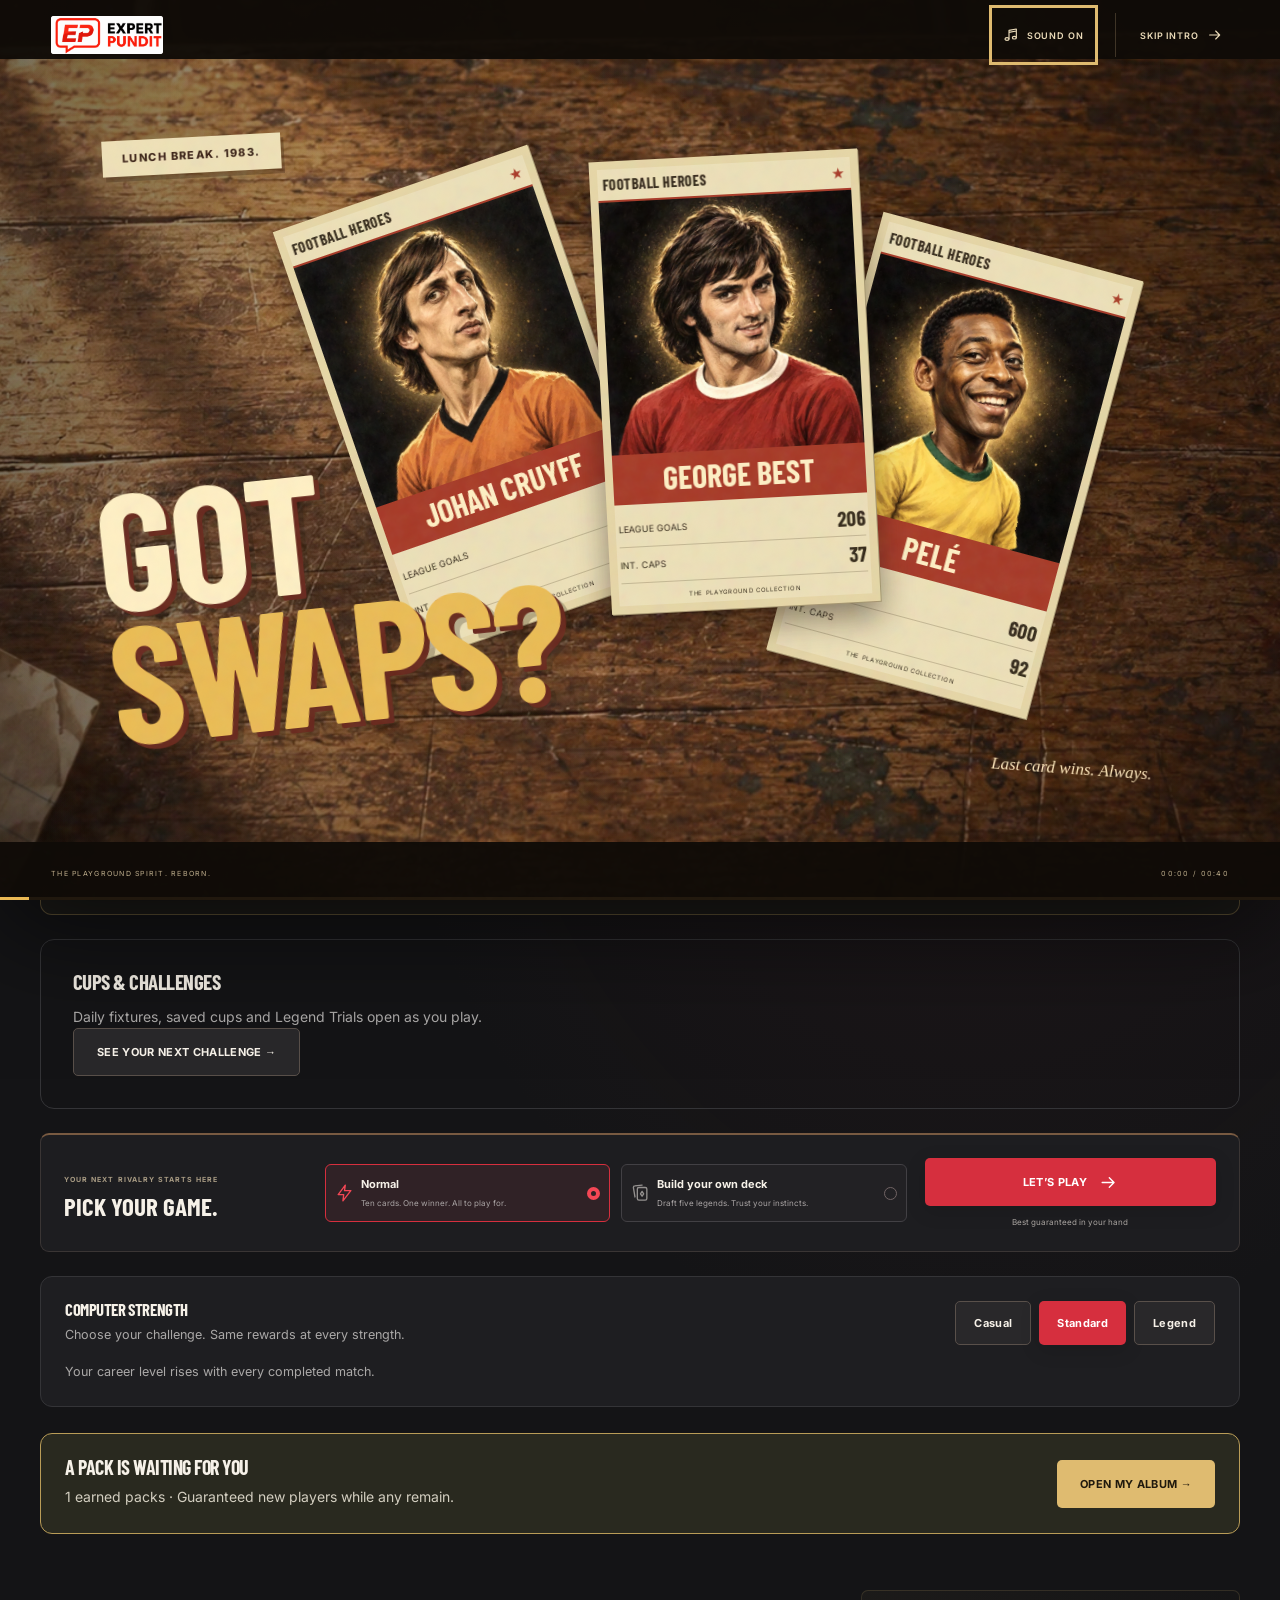
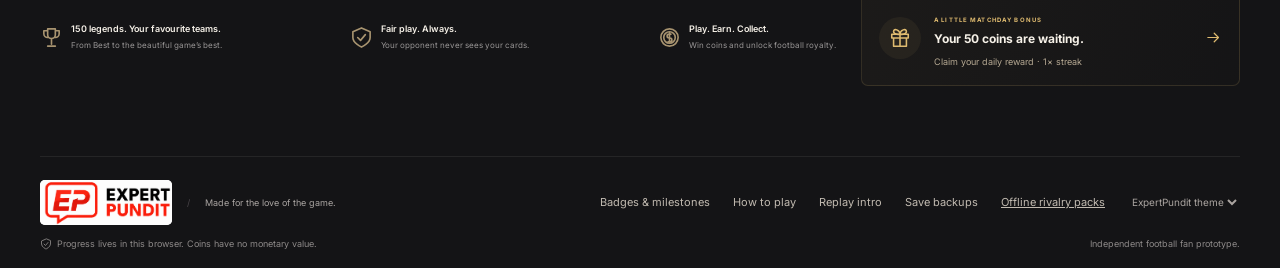
<file: index.html>
<!doctype html>
<html lang="en">
  <head>
    <meta charset="UTF-8" />
    <meta name="viewport" content="width=device-width, initial-scale=1.0" />
    <meta name="theme-color" content="#141416" />
    <meta
      name="description"
      content="Football's greatest. Your next great rivalry. Play Legends Duel, a free browser card game with 24 illustrated football legends."
    />
    <title>Legends Duel — Football's greatest. Your call.</title>
    <script type="module" crossorigin src="./assets/index-CO92F06H.js"></script>
    <link rel="stylesheet" crossorigin href="./assets/style-CR-WFj5z.css">
  </head>
  <body>
    <a class="skip-link" href="#main">Skip to game</a>
    <div id="app"></div>
    <div id="toast" role="status" aria-live="polite"></div>
    <div id="round-announcement" class="sr-only" role="status" aria-live="polite"></div>
    <dialog id="modal" aria-labelledby="modal-title"></dialog>
  </body>
</html>
</file>
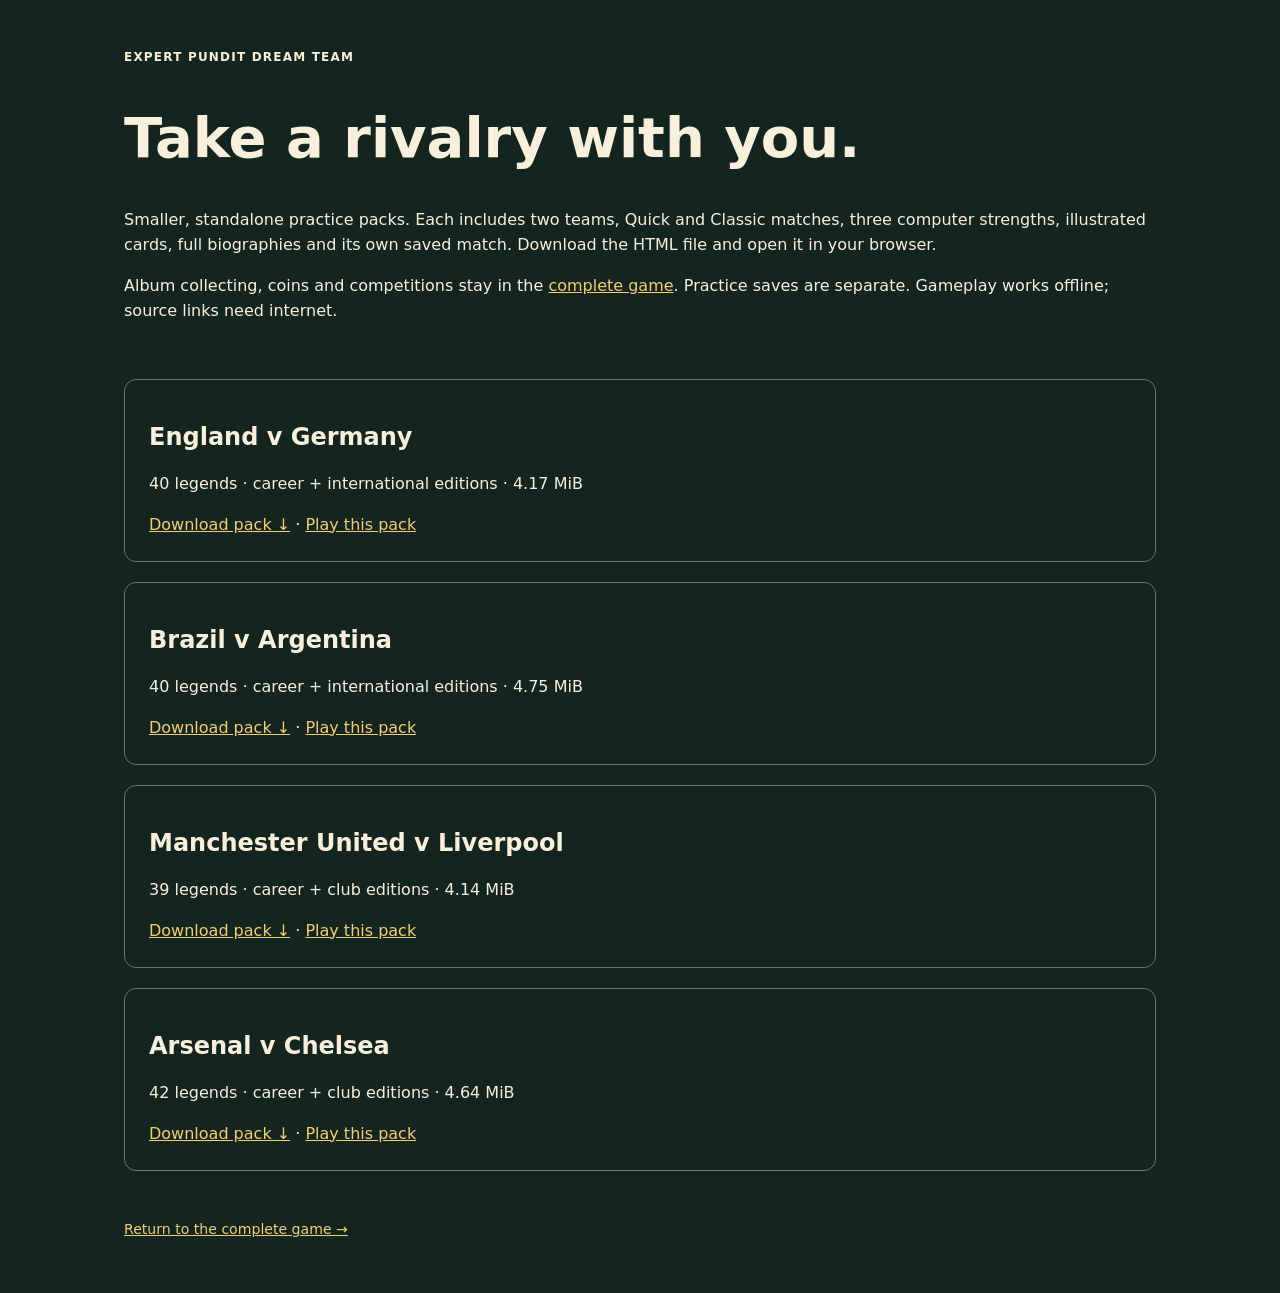
<file: downloads/index.html>
<!doctype html><html lang="en"><head><meta charset="UTF-8"><meta name="viewport" content="width=device-width,initial-scale=1"><title>Offline rivalry packs · Dream Team</title><style>:root {
  color-scheme: dark;
  font-family: system-ui, sans-serif;
  background: #14251f;
  color: #f8f0dc;
  line-height: 1.55;
}
* {
  box-sizing: border-box;
}
body {
  margin: 0;
}
#app {
  max-width: 1080px;
  margin: auto;
  padding: 24px;
}
h1,
h2,
h3 {
  line-height: 1.15;
}
h1 {
  font-size: clamp(2rem, 5vw, 3.5rem);
  max-width: 800px;
}
a {
  color: #f2ce76;
}
.eyebrow {
  font-size: 0.75rem;
  text-transform: uppercase;
  letter-spacing: 0.1em;
  font-weight: 800;
}
.muted,
footer {
  color: #c7c8ba;
}
header {
  padding: 20px 0;
}
.panel {
  padding: 24px;
  border: 1px solid #66766b;
  border-radius: 12px;
  margin: 20px 0;
}
label {
  display: block;
  margin: 12px 0;
  font-weight: 700;
}
select {
  display: block;
  width: 100%;
  margin-top: 6px;
  padding: 12px;
  background: #203c31;
  color: #fff7e6;
  border: 1px solid #8b9b90;
  border-radius: 6px;
  font: inherit;
}
button {
  min-height: 44px;
  padding: 12px 18px;
  border: 0;
  border-radius: 6px;
  background: #ecc976;
  color: #172a22;
  font: inherit;
  font-weight: 750;
  cursor: pointer;
}
button:hover {
  filter: brightness(1.12);
}
button:focus-visible,
a:focus-visible,
select:focus-visible {
  outline: 3px solid #fff;
  outline-offset: 3px;
}
.secondary {
  display: block;
  margin-top: 16px;
  background: #dce6dc;
}
.subtle {
  padding: 10px;
  background: transparent;
  color: inherit;
  text-decoration: underline;
}
.legend-list {
  display: flex;
  flex-wrap: wrap;
  gap: 4px;
}
.cards {
  display: grid;
  grid-template-columns: 1fr 1fr;
  gap: 24px;
  margin: 24px 0;
  max-width: 820px;
}
.card {
  background: #f4ebd4;
  color: #20352b;
  border-radius: 10px;
  padding: 14px;
  min-width: 0;
  box-shadow: 0 7px 18px #0004;
}
.card img {
  display: block;
  width: 100%;
  height: auto;
  aspect-ratio: 1;
  object-fit: cover;
  margin-top: 8px;
  border-radius: 5px;
}
.card h2 {
  font-size: 1.5rem;
}
.stats button,
.stat {
  display: flex;
  width: 100%;
  align-items: center;
  justify-content: space-between;
  gap: 6px;
  padding: 12px 8px;
  font-size: 0.88rem;
  border-radius: 0;
  border-bottom: 1px solid #b5b59e;
}
.stats button {
  background: #e6d7ae;
  border: 1px solid #859580;
  margin: 4px 0;
}
kbd {
  font: inherit;
  opacity: 0.7;
}
.selected {
  background: #c8d9b2;
}
.hidden-card {
  display: grid;
  place-content: center;
  text-align: center;
  background: repeating-linear-gradient(45deg, #28483b, #28483b 8px, #244236 8px, #244236 16px);
  color: #f1d694;
  border: 6px double #cfb36a;
  font-weight: 900;
}
.next {
  min-width: 220px;
}
.notice {
  background: #513919;
  padding: 16px;
}
dialog {
  background: #f8f0dc;
  color: #23372b;
  width: min(720px, calc(100% - 24px));
  max-height: 90dvh;
  border: 0;
  border-radius: 12px;
  padding: 24px;
}
dialog::backdrop {
  background: #000b;
}
dialog a {
  color: #1d583c;
  overflow-wrap: anywhere;
}
dialog button {
  position: sticky;
  top: 0;
}
dl div {
  display: flex;
  justify-content: space-between;
  gap: 10px;
  border-bottom: 1px solid #c9c4af;
  padding: 8px 0;
}
dd {
  font-weight: bold;
  margin: 0;
}
footer {
  padding: 28px 0;
  font-size: 0.88rem;
}
@media (max-width: 600px) {
  #app {
    padding: 14px;
  }
  .panel {
    padding: 16px;
  }
  .cards {
    grid-template-columns: 1fr;
  }
  .hidden-card {
    min-height: 150px;
  }
}
@media (prefers-reduced-motion: reduce) {
  * {
    scroll-behavior: auto !important;
  }
}
</style></head><body><div id="app"><header><span class="eyebrow">EXPERT PUNDIT DREAM TEAM</span><h1>Take a rivalry with you.</h1><p>Smaller, standalone practice packs. Each includes two teams, Quick and Classic matches, three computer strengths, illustrated cards, full biographies and its own saved match. Download the HTML file and open it in your browser.</p><p>Album collecting, coins and competitions stay in the <a href="../index.html">complete game</a>. Practice saves are separate. Gameplay works offline; source links need internet.</p></header><main><section class="panel"><h2>England v Germany</h2><p>40 legends · career + international editions · 4.17 MiB</p><a href="england-germany.html" download>Download pack ↓</a> · <a href="england-germany.html">Play this pack</a></section><section class="panel"><h2>Brazil v Argentina</h2><p>40 legends · career + international editions · 4.75 MiB</p><a href="brazil-argentina.html" download>Download pack ↓</a> · <a href="brazil-argentina.html">Play this pack</a></section><section class="panel"><h2>Manchester United v Liverpool</h2><p>39 legends · career + club editions · 4.14 MiB</p><a href="united-liverpool.html" download>Download pack ↓</a> · <a href="united-liverpool.html">Play this pack</a></section><section class="panel"><h2>Arsenal v Chelsea</h2><p>42 legends · career + club editions · 4.64 MiB</p><a href="arsenal-chelsea.html" download>Download pack ↓</a> · <a href="arsenal-chelsea.html">Play this pack</a></section></main><footer><a href="../index.html">Return to the complete game →</a></footer></div></body></html>
</file>
<file: assets/style-CR-WFj5z.css>
@font-face{font-family:Barlow Condensed;font-style:normal;font-weight:700;font-display:swap;src:url(./barlow-condensed-latin-ext-CwuXbfVR.woff2) format("woff2");unicode-range:U+0100-02BA,U+02BD-02C5,U+02C7-02CC,U+02CE-02D7,U+02DD-02FF,U+0304,U+0308,U+0329,U+1D00-1DBF,U+1E00-1E9F,U+1EF2-1EFF,U+2020,U+20A0-20AB,U+20AD-20C0,U+2113,U+2C60-2C7F,U+A720-A7FF}@font-face{font-family:Barlow Condensed;font-style:normal;font-weight:700;font-display:swap;src:url(./barlow-condensed-latin-v1xN8_Wq.woff2) format("woff2");unicode-range:U+0000-00FF,U+0131,U+0152-0153,U+02BB-02BC,U+02C6,U+02DA,U+02DC,U+0304,U+0308,U+0329,U+2000-206F,U+20AC,U+2122,U+2191,U+2193,U+2212,U+2215,U+FEFF,U+FFFD}@font-face{font-family:Inter;font-style:normal;font-weight:100 900;font-display:swap;src:url(./inter-latin-ext-DO1Apj_S.woff2) format("woff2");unicode-range:U+0100-02BA,U+02BD-02C5,U+02C7-02CC,U+02CE-02D7,U+02DD-02FF,U+0304,U+0308,U+0329,U+1D00-1DBF,U+1E00-1E9F,U+1EF2-1EFF,U+2020,U+20A0-20AB,U+20AD-20C0,U+2113,U+2C60-2C7F,U+A720-A7FF}@font-face{font-family:Inter;font-style:normal;font-weight:100 900;font-display:swap;src:url(./inter-latin-Dx4kXJAl.woff2) format("woff2");unicode-range:U+0000-00FF,U+0131,U+0152-0153,U+02BB-02BC,U+02C6,U+02DA,U+02DC,U+0304,U+0308,U+0329,U+2000-206F,U+20AC,U+2122,U+2191,U+2193,U+2212,U+2215,U+FEFF,U+FFFD}:root{color-scheme:dark;--background: #141416;--surface: #1e1e21;--border: #343437;--text: #f6f1e8;--muted: #aaa8a7;--accent: #d62f3e;--accent-bright: #f44755;--gold: #dfbb70;--heading: "Barlow Condensed", Impact, "Arial Narrow", sans-serif;font-family:Inter,Arial,sans-serif;font-size:14px;color:var(--text);background:var(--background)}*{box-sizing:border-box}body{margin:0;min-width:320px;background:radial-gradient(ellipse at 76% 28%,#65262922,transparent 45%),var(--background)}button,input,select{font:inherit}button{color:inherit;cursor:pointer}button,a,input,select,summary{-webkit-tap-highlight-color:transparent}button{border:0;background:none}button:disabled{cursor:default;opacity:.55}button:not(:disabled),a{touch-action:manipulation}button:not(:disabled):hover{filter:brightness(1.12)}button:focus-visible,a:focus-visible,input:focus-visible,select:focus-visible,summary:focus-visible{outline:3px solid var(--gold);outline-offset:5px}a{color:var(--gold)}img{max-width:100%;object-fit:cover}h1,h2,h3,p{margin:0}h1,h2{font-family:var(--heading);font-weight:700;line-height:.99;letter-spacing:-.025em}h1 em,h2 em{font-style:normal;color:var(--gold)}p{color:var(--muted);line-height:1.7}.icon{width:22px;height:22px;flex-shrink:0;vertical-align:middle}.sr-only{position:absolute;width:1px;height:1px;margin:-1px;padding:0;overflow:hidden;clip:rect(0,0,0,0);white-space:nowrap;border:0}.skip-link{position:fixed;top:-60px;left:20px;z-index:30;padding:14px;background:var(--gold);color:#111}.skip-link:focus{top:10px}.site-header{border-bottom:1px solid #ffffff12;background:#121214ee;position:relative;z-index:5}.header-inner{max-width:1320px;padding:0 40px;min-height:90px;margin:auto;display:flex;align-items:center;justify-content:space-between;gap:25px}.brandmark{display:flex;align-items:center;gap:12px;text-align:left;padding:8px 0;font-family:var(--heading);font-size:25px;letter-spacing:.015em;line-height:1;white-space:nowrap}.brandmark b{color:var(--gold);font-weight:700}.brandmark small{display:block;color:#999697;font-family:Inter,sans-serif;font-size:8px;letter-spacing:.24em;margin-top:8px}.brand-crest{width:43px;height:49px;background:var(--accent);clip-path:polygon(0 0,100% 0,100% 72%,50% 100%,0 72%);display:grid;place-items:center;color:#fff3df}.brand-crest .icon{width:25px;height:25px;margin-top:-6px}nav{display:flex;align-self:stretch;gap:30px}.nav-link{display:flex;align-items:center;gap:8px;position:relative;color:var(--muted);padding:6px 3px;font-size:12px;font-weight:600}.nav-link .icon{width:17px;height:17px}.nav-link.active{color:var(--text)}.nav-link.active:after{content:"";position:absolute;bottom:0;height:3px;background:var(--accent);left:0;right:0}.header-wallet{display:flex;align-items:center;gap:18px}.level-pill{color:#9c9999;font-size:9px;letter-spacing:.08em;padding-right:18px;border-right:1px solid var(--border);white-space:nowrap}.level-pill b{color:var(--text);font-size:13px;padding-left:4px}.coin-balance{display:flex;align-items:center;gap:7px;font-size:14px;color:var(--gold)}.coin-balance .icon{width:23px;height:23px}.daily-icon{display:grid;place-items:center;width:43px;height:43px;border-radius:7px;border:1px solid var(--border);color:var(--gold);position:relative}.has-reward:after{content:"";width:6px;height:6px;border-radius:50%;background:var(--accent-bright);position:absolute;top:7px;right:7px}.main-content{max-width:1240px;margin:0 auto;padding:40px 0 70px;min-height:calc(100vh - 220px)}.home-main{padding-top:0}.eyebrow{display:inline-flex;align-items:center;gap:9px;font-size:9px;letter-spacing:.22em;font-weight:700;color:var(--gold)}.live-dot{height:5px;width:5px;border-radius:50%;background:var(--accent-bright);box-shadow:0 0 12px #f4475544;display:inline-block;flex-shrink:0}.home-hero{overflow:clip;min-height:586px;display:grid;grid-template-columns:.85fr 1.15fr;position:relative}.hero-copy{padding:57px 0 42px;z-index:2}.hero-copy h1{font-size:clamp(58px,6.7vw,90px);margin:25px 0 22px;line-height:.9;letter-spacing:-.013em}.hero-copy h1 em{color:var(--gold)}.hero-copy p{font-size:13px;line-height:1.85}.learn-link{display:flex;align-items:center;gap:9px;padding:15px 0;margin-top:11px;font-size:10px;font-weight:600;color:#d7d0c4}.learn-link>.icon:first-child{border:1px solid #645843;border-radius:50%;padding:5px;width:26px;height:26px;color:var(--gold)}.learn-link>.icon:last-child{width:15px;margin-left:3px}.hero-art{position:relative;min-width:0;display:flex;align-items:center;justify-content:center;isolation:isolate}.hero-art:before{content:"";position:absolute;width:140%;height:66%;top:21%;left:-25%;z-index:-1;background:radial-gradient(ellipse,color-mix(in srgb,var(--accent) 20%,transparent),transparent 68%)}.hero-art:after{content:"";position:absolute;border:1px solid #dfbb7014;width:110%;height:250px;border-radius:50%;transform:perspective(340px) rotateX(64deg);bottom:18px;left:-5%;box-shadow:0 0 0 35px #ffffff02,0 0 0 70px #ffffff02;z-index:-1}.hero-ghost{position:absolute;top:22px;left:3%;font-family:var(--heading);color:transparent;-webkit-text-stroke:1px #ffffff08;font-size:128px;letter-spacing:.025em;z-index:-1}.spotlight{position:absolute;width:150px;height:470px;filter:blur(13px);background:linear-gradient(#fff4d908,transparent);top:-30px;z-index:-1}.spotlight-one{left:-5%;transform:rotate(-30deg)}.spotlight-two{right:-3%;transform:rotate(30deg)}.hero-cards{position:relative;width:620px;height:470px;margin-top:22px}.hero-card{position:absolute;width:237px;filter:drop-shadow(0 18px 22px #0009)}.hero-card-left{left:6%;top:41px;transform:rotate(-13deg)}.hero-card-right{right:2%;top:44px;transform:rotate(13deg)}.hero-card-front{left:calc(50% - 118px);top:6px;z-index:2;transform:rotate(-2deg)}.hero-card .player-card{box-shadow:none}.hero-caption{display:flex;align-items:center;justify-content:center;gap:13px;font-size:8px;font-weight:600;letter-spacing:.22em;color:#c2aa7c;position:absolute;bottom:40px;left:0;right:0}.gold-line{display:block;width:30px;height:1px;background:#b4975d55}.player-card{width:100%;overflow:hidden;position:relative;border:1px solid #ad8a50;border-radius:13px 13px 17px 17px;padding:7px;background:linear-gradient(135deg,#b09a69,#594728 12%,#e4c991 23%,#76603a 35%,#31281d 52%,#b89351 73%,#fae1ad 84%,#665231);box-shadow:0 10px 30px #0005,inset 0 0 0 2px #141416}.player-card:after{pointer-events:none;content:"";position:absolute;inset:2px;border:1px solid #edd29366;border-radius:10px 10px 14px 14px}.card-topline{background:#1c1a18;display:flex;justify-content:space-between;align-items:center;font-size:8px;padding:9px 11px;letter-spacing:.22em;color:#e0c794;border-radius:7px 7px 0 0}.card-topline .icon{height:10px;width:10px}.portrait-wrap{aspect-ratio:1 / .82;position:relative;overflow:hidden;background:#211c17}.portrait-wrap img{width:100%;height:100%;object-position:center 30%;display:block}.portrait-wrap:after{content:"";position:absolute;inset:0;background:linear-gradient(transparent 60%,#141416);pointer-events:none}.card-position{position:absolute;left:12px;top:10px;font-family:var(--heading);font-size:22px;text-shadow:0 2px 5px #000;z-index:1}.card-flag{position:absolute;right:12px;top:12px;font-size:20px;z-index:1;filter:drop-shadow(0 1px 3px #0009)}.card-identity{background:#141416;text-align:center;padding:0 8px 13px;position:relative;margin-top:-1px}.card-firstname{text-transform:uppercase;font-size:9px;letter-spacing:.2em;font-weight:600;color:#e9dcc5}.card-identity h3{text-transform:uppercase;font-family:var(--heading);font-size:38px;line-height:1.15;color:#f2deb3;margin:0}.card-era{color:#a99c87;font-size:8px;letter-spacing:.13em}.card-stats{background:#19191b;padding:3px 11px 8px}.stat-row{display:flex;align-items:center;justify-content:space-between;width:100%;min-height:37px;gap:8px;border-bottom:1px solid #ffffff0c;color:#c8c4bd;font-size:11px;padding:5px 3px}.stat-row:last-child{border-bottom:0}.stat-row strong{color:#f3eee5;font-variant-numeric:tabular-nums;font-size:16px;font-weight:700}.stat-row small{font-size:8px;color:#c5b491;margin-left:2px}.stat-row .icon{width:14px;height:14px;color:var(--gold)}.stat-row>span{flex:1;text-align:left}.stat-row kbd{display:inline-grid;place-items:center;border:1px solid #6c5d44;color:#d1b77e;width:20px;height:20px;border-radius:4px;margin-right:8px;font-family:inherit;font-size:10px}button.stat-row{min-height:43px;border-radius:4px;transition:background .15s}button.stat-row:hover,.stat-row.selected-stat{background:#dfbb7020;color:#fff3d9}.stat-row.selected-stat strong{color:var(--gold)}.card-detail{display:flex;justify-content:center;gap:5px;align-items:center;background:#141416;width:100%;font-size:9px;min-height:44px;color:#c3bba9;border-top:1px solid #77623e;border-radius:0 0 9px 9px}.card-detail .icon{width:12px;height:12px}.card-edition{background:#171717;border-top:1px solid #675332;color:#c5a469;display:flex;gap:13px;justify-content:center;align-items:center;padding:10px 0;font-size:7px;letter-spacing:.16em;border-radius:0 0 9px 9px}.card-edition .icon{width:8px;height:8px}.compact-card .card-stats{display:grid;grid-template-columns:1fr 1fr;column-gap:13px;padding:6px 11px 10px}.compact-card .stat-row{display:flex;gap:5px;font-size:8px;min-height:27px}.compact-card .stat-row strong{font-size:14px}.compact-card .stat-row small{font-size:7px}.compact-card .card-identity{padding-bottom:8px}.compact-card .card-identity h3{font-size:32px}.compact-card .portrait-wrap{aspect-ratio:1 / .87}.mythic{background:linear-gradient(135deg,#e5bf6d,#765114 15%,#ffeab0 27%,#94722e 43%,#d1a549 65%,#fce8ad 82%,#735020)}.kickoff-panel{background:#1d1d20;border:1px solid #3a3534;border-top:2px solid #785a41;border-radius:9px;padding:26px;display:grid;grid-template-columns:1fr 2.45fr 1.2fr;gap:25px;align-items:center;position:relative;z-index:3}.kickoff-heading .eyebrow{font-size:7px;letter-spacing:.15em;color:#a99c84}.kickoff-heading h2{font-size:29px;margin-top:9px;letter-spacing:0}.mode-options{display:flex;gap:11px}.mode-option{flex:1;border:1px solid #424044;border-radius:6px;padding:14px 12px;text-align:left;display:flex;align-items:center;gap:10px;background:#222124;min-width:0}.mode-option.chosen{border-color:var(--accent);background:color-mix(in srgb,var(--accent) 8%,#222124)}.mode-icon{color:#94918f}.chosen .mode-icon{color:var(--accent-bright)}.mode-option b{display:block;font-size:11px;white-space:nowrap}.mode-option small{display:block;font-size:8px;color:#aaa5a5;margin-top:6px;line-height:1.5}.radio-dot{height:13px;width:13px;border:1px solid #716464;border-radius:50%;display:block;flex-shrink:0;margin-left:auto}.chosen .radio-dot{border:4px solid var(--accent-bright)}.kickoff-action{text-align:center}.button{display:inline-flex;align-items:center;justify-content:center;min-height:48px;padding:12px 23px;gap:12px;border-radius:5px;font-weight:700;font-size:11px;letter-spacing:.03em;transition:transform .15s,background .15s}.button:not(:disabled):active{transform:translateY(1px)}.button.primary{background:var(--accent);color:#fff;box-shadow:0 5px 20px #0002}.button.primary:hover{background:var(--accent-bright)}.button .icon{width:19px;height:19px}.kickoff-action .button{width:100%;white-space:nowrap;font-size:11px}.kickoff-action>span{font-size:8px;color:#aaa5a1;display:block;margin-top:10px;line-height:1.5}.button.secondary{background:#29282a;border:1px solid #59504a}.button.gold-button{background:var(--gold);color:#20190d}.button.equipped{background:#dfbb7015;border:1px solid #77633e;color:var(--gold);opacity:1}.home-bottom{padding-top:30px;display:grid;grid-template-columns:2.1fr 1fr;gap:35px}.feature-strip{display:flex;justify-content:space-between;gap:24px;padding:16px 0;align-items:center}.feature-strip>div{display:flex;align-items:center;gap:10px}.feature-strip>div>.icon{width:23px;height:23px;color:#a89470}.feature-strip b{font-size:10px;display:block;font-weight:600}.feature-strip small{font-size:8px;line-height:1.8;color:#999696;display:block;margin-top:4px}.daily-banner{text-align:left;display:flex;align-items:center;gap:13px;padding:17px;border:1px solid #dfbb7026;background:linear-gradient(110deg,#dfbb700a,#dfbb7002);border-radius:7px}.gift-circle{width:42px;height:42px;border-radius:50%;display:grid;place-items:center;background:#dfbb7010;color:var(--gold);flex-shrink:0}.daily-banner b{display:block;font-size:12px;margin:6px 0 5px}.daily-banner small{color:#b5a892;font-size:9px}.daily-banner .eyebrow{font-size:6px;letter-spacing:.19em}.daily-banner>.icon{width:17px;height:17px;color:var(--gold);margin-left:auto}.site-footer{max-width:1240px;margin:auto;border-top:1px solid #ffffff12;padding:23px 0 17px;display:flex;align-items:center;justify-content:space-between;flex-wrap:wrap;gap:20px;color:#aaa5a2;font-size:9px}.publisher{display:flex;align-items:center;gap:9px}.publisher-logo{width:27px;height:26px;display:inline-grid;place-items:center;background:var(--accent);font-size:12px;font-style:italic;color:#fff}.publisher-logo img{width:27px;height:26px}.footer-divider{color:#494449;padding:0 6px}.site-footer>div{display:flex;gap:23px;align-items:center}.text-button{font-size:11px;color:#c1bab0;min-height:44px;display:inline-flex;align-items:center;justify-content:center;gap:6px;padding:6px 0}.text-button .icon{width:15px;height:15px}.theme-switch select{min-height:44px;color:#aaa4a0;font-size:10px;background:var(--background);border:0;cursor:pointer;max-width:170px}.save-note{width:100%;font-size:9px;line-height:1.7;color:#8d8988;display:flex;gap:5px;align-items:center;margin-top:-9px}.save-note .icon{width:12px;height:12px}.save-note span{margin-left:auto}.page-heading{display:flex;justify-content:space-between;align-items:center;gap:20px;margin:15px 0 34px}.page-heading h1{font-size:62px;margin:12px 0 15px}.page-heading p{font-size:13px}.collection-count{text-align:right}.collection-count strong{font-family:var(--heading);font-size:53px;color:var(--gold)}.collection-count strong span{font-size:26px;color:#777273}.collection-count small{display:block;font-size:8px;letter-spacing:.1em;color:#aaa3a0}.collection-toolbar{display:flex;justify-content:space-between;align-items:center;border-bottom:1px solid var(--border);margin-bottom:17px;gap:20px}.filter-tabs{display:flex;gap:22px}.filter-tabs button{font-size:11px;min-height:52px;padding:8px 0;border-bottom:2px solid transparent;color:#ada5a0}.filter-tabs button.selected{color:var(--gold);border-color:var(--gold)}.search-field{display:flex;align-items:center;gap:7px;padding:5px 13px;background:#ffffff05;border:1px solid var(--border);border-radius:5px;margin-bottom:7px}.search-field .icon{color:#8a8580;width:15px;height:15px}.search-field input{border:0;background:transparent;min-height:30px;color:var(--text);width:170px;font-size:11px}.search-field input::placeholder{color:#aaa}.collection-note{font-size:11px;margin-bottom:24px}.collection-grid{display:grid;grid-template-columns:repeat(4,minmax(0,1fr));gap:30px 25px}.collection-card-action{margin-top:12px;text-align:center}.collection-card-action .button{width:100%}.starter-label{display:block;font-size:9px;letter-spacing:.14em;color:#b1a28c;padding:16px}.collection-item .player-card{transition:transform .2s}.collection-item:hover .player-card{transform:translateY(-4px)}.empty-state{padding:70px;text-align:center}.shop-wallet{border:1px solid #dfbb7033;padding:20px 28px;border-radius:7px;color:var(--gold);font-size:25px;font-weight:700;text-align:center}.shop-wallet small{display:block;font-size:8px;letter-spacing:.18em;margin-top:8px;color:#b0a289}.shop-intro{display:flex;align-items:center;padding:17px 20px;gap:14px;background:#dfbb7006;border:1px solid #dfbb7022;border-radius:6px;margin-bottom:35px}.shop-intro>.icon{color:var(--gold);width:24px;height:24px}.shop-intro p{font-size:11px;flex:1}.shop-intro span{font-size:9px;color:var(--gold);letter-spacing:.08em;flex-shrink:0}.shop-intro i{padding:0 6px}.shop-grid{display:grid;grid-template-columns:repeat(4,minmax(0,1fr));gap:25px}.shop-item .button{width:100%}.legend-tagline{text-align:center;font-size:11px;min-height:60px;padding:14px 3px}.coins-needed{display:block;text-align:center;color:#99908b;font-size:10px;padding-top:12px}.shop-footnote{margin-top:38px;display:flex;align-items:center;justify-content:center;gap:10px;color:#b5aca0;font-size:11px}.shop-footnote>.icon{color:var(--gold)}.arena-header{display:flex;justify-content:space-between;align-items:center;margin-top:-20px;margin-bottom:16px;gap:15px}.arena-header .eyebrow{color:#afa390;font-size:9px}.arena-controls{display:flex;align-items:center;gap:23px}.speed-button{display:flex;align-items:center;gap:5px;min-height:44px;color:#a9a19b;font-size:11px}.speed-button .icon{width:14px;height:14px}.speed-button.enabled{color:var(--gold)}.scoreboard{display:grid;grid-template-columns:1fr 1.1fr 1fr;align-items:center;max-width:990px;margin:0 auto;border:1px solid #ffffff13;border-radius:7px;padding:18px 24px;background:#1d1c1e;gap:30px}.score-player{display:flex;align-items:center;gap:13px}.score-player b{font-size:12px;display:block}.score-player div>span{color:#aaa19a;font-size:10px;display:block;margin-top:5px}.score-player strong{color:var(--text);font-size:15px}.avatar{width:40px;height:40px;border-radius:50%;display:grid;place-items:center;background:color-mix(in srgb,var(--accent) 23%,transparent);border:1px solid var(--accent);color:#f6dad5;font-size:9px;font-weight:700;flex-shrink:0}.cpu-avatar{background:#dfbb7010;color:var(--gold);border-color:#80673c}.cpu-score{text-align:right;justify-content:flex-end}.score-center{text-align:center}.score-center>span{font-size:8px;letter-spacing:.21em;color:#bca67e}.ownership-bar{height:5px;width:100%;background:#807457;border-radius:4px;margin-top:11px;overflow:hidden;display:flex}.ownership-bar i{background:var(--accent-bright);height:5px;transition:width .5s}.ownership-bar b{background:#ddd3ba;height:5px}.turn-banner{text-align:center;padding:25px 0 22px}.turn-banner h1{font-size:33px;letter-spacing:.025em}.turn-banner p{font-size:11px;margin-top:8px}.turn-banner.win-banner h1{color:var(--gold)}.loop-note{display:block;font-size:10px;color:var(--gold);margin:8px 0}.duel-table{display:grid;grid-template-columns:minmax(0,310px) minmax(150px,210px) minmax(0,310px);gap:45px;justify-content:center;position:relative;isolation:isolate}.duel-table:before{content:"";position:absolute;inset:20% 0 -8%;background:radial-gradient(ellipse,#8c5e2222,transparent 65%);z-index:-1}.duel-side{min-width:0}.side-label{display:flex;align-items:center;gap:7px;justify-content:flex-start;padding:0 3px 12px;font-size:8px;letter-spacing:.14em;color:#b4aaa0}.side-label b{font-size:7px;color:var(--gold);margin-left:auto;letter-spacing:.07em}.duel-center{display:flex;align-items:center;flex-direction:column;justify-content:center;gap:28px}.versus{font-family:var(--heading);font-size:55px;font-style:italic;color:#6c5c43}.higher-wins{color:#a49885;font-size:8px;letter-spacing:.12em}.pot-indicator{display:flex;flex-direction:column;align-items:center;gap:8px;padding:20px;border:1px dashed #6a573a;border-radius:8px;background:#dfbb7006}.pot-indicator>.icon{color:var(--gold)}.pot-indicator strong{font-family:var(--heading);font-size:28px}.pot-indicator span{font-size:7px;letter-spacing:.12em;color:#b7a685}.duel-center .button{width:100%;font-size:10px;padding:13px}.comparison{text-align:center;width:100%}.comparison>span{display:block;color:var(--gold);font-size:10px}.comparison strong{display:flex;align-items:center;justify-content:center;gap:12px;font-family:var(--heading);font-size:42px;margin-top:12px}.comparison strong i{color:#6c635a;font-style:normal;font-size:25px}.winning-number{color:var(--gold)}.comparison small{color:#a9997e;font-size:10px}.card-back{min-height:601px;display:flex;flex-direction:column;justify-content:center;align-items:center;isolation:isolate;color:var(--gold)}.card-back:before{position:absolute;content:"";inset:7px;border-radius:8px;background:#212021;z-index:-2}.back-pattern{position:absolute;inset:9px;background:repeating-linear-gradient(45deg,transparent 0 17px,#dfbb7009 17px 18px),repeating-linear-gradient(-45deg,transparent 0 17px,#dfbb7009 17px 18px);z-index:-1;border-radius:8px}.back-crest{display:flex;flex-direction:column;align-items:center;padding:35px 30px;background:#1c1b1b;border:1px solid #c3a065;outline:1px solid #705a32;outline-offset:7px;clip-path:polygon(-10% -10%,110% -10%,110% 70%,50% 110%,-10% 70%)}.back-crest>.icon{width:38px;height:38px;margin-bottom:20px}.back-crest>span{font-family:var(--heading);font-size:33px;line-height:.95;text-align:center;letter-spacing:.03em}.back-crest b{font-size:61px}.back-crest i{font-size:6px;font-style:normal;letter-spacing:.25em;margin-top:20px}.back-footer{position:absolute;bottom:35px;letter-spacing:.24em;font-size:8px;color:#b2986c}.arena-tip{text-align:center;margin:28px 0 0;font-size:10px}.arena-tip .icon{width:13px;height:13px;margin-right:5px}.round-revealed .opponent-side .player-card{animation:reveal .4s ease-out}.round-revealed .human-side .player-card{animation:capture .45s ease-out}.dealt .player-card{animation:deal .45s ease-out}@keyframes reveal{0%{transform:rotateY(80deg) scale(.96);opacity:.2}to{transform:rotateY(0) scale(1);opacity:1}}@keyframes capture{50%{transform:translateY(-9px);box-shadow:0 0 25px #dfbb7044}}@keyframes deal{0%{transform:translateY(16px);opacity:.3}to{transform:translateY(0);opacity:1}}.match-end{text-align:center;max-width:720px;margin:25px auto}.end-trophy{width:85px;height:85px;display:grid;place-items:center;color:var(--gold);background:#dfbb700c;border:1px solid #dfbb7033;border-radius:50%;margin:0 auto 24px}.end-trophy .icon{width:43px;height:43px}.match-end h1{font-size:76px;margin:20px 0}.match-end p{font-size:13px}.end-stats{display:flex;justify-content:center;margin:35px 0;padding:25px;border-top:1px solid var(--border);border-bottom:1px solid var(--border);gap:60px}.end-stats strong{display:block;font-family:var(--heading);font-size:43px;color:var(--gold)}.end-stats span{font-size:8px;letter-spacing:.1em;color:#aea18d}.match-end>.button{width:260px}.match-end>.text-button{display:flex;margin:7px auto}.draft-heading{text-align:center;padding:20px 0}.draft-heading h1{font-size:51px;margin:15px 0}.draft-heading p{font-size:12px}.draft-note{font-size:10px;color:#b1a48c;display:block;margin-top:12px;line-height:1.8}.draft-rosters{max-width:800px;margin:8px auto 30px;display:grid;grid-template-columns:1fr 1fr;gap:60px}.draft-rosters>div>b{font-size:9px;letter-spacing:.13em;color:#bfb39e;display:block;margin-bottom:12px}.draft-rosters b>span{color:var(--gold);float:right}.picked-players{display:flex;gap:8px;justify-content:space-between}.picked-players img{width:52px;height:52px;border:1px solid #b79453;border-radius:5px}.empty-pick{width:52px;height:52px;border:1px dashed #524a41;border-radius:5px;display:grid;place-items:center;color:#7e7161;font-family:var(--heading);font-size:22px}.draft-grid{display:grid;grid-template-columns:repeat(5,minmax(0,1fr));gap:18px}.draft-pick{display:flex;flex-direction:column;align-items:center;padding:5px;border:1px solid #9c7c46;background:#1e1c1b;border-radius:8px;overflow:hidden;text-align:center;transition:transform .2s}.draft-pick:not(:disabled):hover{transform:translateY(-4px);border-color:var(--gold)}.draft-pick>img{width:100%;height:auto;aspect-ratio:1;border-radius:4px}.draft-player-meta{color:#c6b18b;font-size:10px;margin:11px 0 7px}.draft-pick strong{font-family:var(--heading);text-transform:uppercase;font-size:22px;line-height:1.1}.draft-pick small{font-size:9px;color:#b4a591;margin:7px 0 13px}.pick-label{background:#dfbb7014;color:var(--gold);width:100%;padding:10px;font-size:8px;letter-spacing:.07em}.pick-label .icon{height:11px;width:11px;margin-left:6px}.draft-ready{text-align:center;padding:50px 0}.storage-notice,.portable-notice{background:#534326;color:#ffe9be;padding:10px 20px;text-align:center;font-size:11px;line-height:1.5}.storage-notice .icon{width:15px;height:15px;margin-right:5px}.portable-notice{background:#25231e;color:#c1b08e;font-size:10px}#toast{position:fixed;bottom:25px;left:50%;transform:translate(-50%,20px);opacity:0;pointer-events:none;background:#eee4d1;color:#262019;font-size:12px;padding:15px 23px;border-radius:6px;box-shadow:0 8px 40px #0008;z-index:20;transition:.2s;max-width:calc(100vw - 30px);width:max-content;text-align:center;line-height:1.5}#toast.visible{opacity:1;transform:translate(-50%)}dialog{color:var(--text);background:#201e1e;border:1px solid #6d5a3d;border-radius:13px;padding:42px;width:min(620px,calc(100vw - 32px));max-height:calc(100dvh - 40px);overflow:auto;box-shadow:0 30px 100px #0009;text-align:center}dialog::backdrop{background:#0a0909cd;-webkit-backdrop-filter:blur(5px);backdrop-filter:blur(5px)}dialog h2{font-size:48px;margin:15px 0 18px}dialog>p{font-size:12px}dialog>.button{width:100%;margin-top:17px}.modal-close{position:absolute;right:9px;top:9px;width:44px;height:44px;display:grid;place-items:center;color:#b7a891}.modal-close .icon{width:20px;height:20px}.modal-icon{margin:0 auto 20px;color:var(--gold)}.modal-icon .icon{width:40px;height:40px}.modal-footnote{font-size:10px;color:#a89c8a;line-height:1.7;margin-top:20px}.streak-days{display:flex;gap:9px;margin:28px 0 8px}.streak-days>div{flex:1;display:flex;align-items:center;flex-direction:column;padding:15px 6px;gap:10px;border:1px solid #5f5141;border-radius:6px;background:#ffffff03}.streak-days small{font-size:8px;color:#b8ab95;letter-spacing:.07em}.streak-days .icon{width:24px;height:24px;color:#be9c60}.streak-days b{font-size:16px}.streak-days .today{background:#dfbb7014;border-color:var(--gold)}.streak-days .today b{color:var(--gold)}.detail-header{display:flex;align-items:center;gap:18px;text-align:left;margin:0 0 25px;padding-right:12px}.detail-header img{width:90px;height:90px;border-radius:7px;border:1px solid #a58248;flex-shrink:0}.detail-header h2{font-size:34px;margin:9px 0}.detail-header .eyebrow{font-size:7px;letter-spacing:.09em}.detail-header p{font-size:10px}.detail-stats{text-align:left}.detail-stats section{padding:17px 0;border-top:1px solid #514537}.detail-stats section>div{display:flex;justify-content:space-between;align-items:center;gap:20px}.detail-stats h3{font-size:13px}.detail-stats strong{font-family:var(--heading);font-size:28px;color:var(--gold)}.detail-stats p{font-size:11px;margin:7px 0}.detail-stats a{font-size:10px;line-height:1.7;display:inline-block;padding:7px 0}.detail-stats .source-note{font-size:10px;color:#aaa092}.counting-notes{text-align:left;font-size:11px;border-top:1px solid #514537;padding-top:12px;margin-top:15px}.counting-notes summary{padding:12px 0;cursor:pointer;color:var(--gold)}.counting-notes p,.counting-notes li{line-height:1.8;color:#bcb2a2;margin-bottom:9px}.counting-notes ul{padding-left:20px}.rules-list{text-align:left;padding-left:21px;font-size:12px;color:#bbb1a2;line-height:1.9}.rules-list li{padding-left:6px;margin:13px 0}.rules-list b{display:block;color:#ede3d1}.tutorial-card{display:flex;align-items:center;justify-content:center;gap:20px;padding:20px}.tutorial-card img{border-radius:7px;border:1px solid #cfa45b}.tutorial-card strong{font-family:var(--heading);font-size:30px}.tutorial-choices{display:grid;gap:10px}.tutorial-choices .button{justify-content:space-between}.tutorial-choices b{color:var(--gold);font-size:19px}.tutorial-skip{margin-top:10px}.tutorial-result{display:flex;justify-content:center;align-items:center;gap:22px;margin:22px 0}.tutorial-result>div{display:flex;flex-direction:column;align-items:center;gap:6px}.tutorial-result img{width:95px;height:95px;border-radius:5px;border:1px solid #b6975e}.tutorial-result b{font-family:var(--heading);font-size:35px;color:var(--gold)}.tutorial-result span{font-size:10px;color:#b6a78e}.tutorial-final{margin:25px 0}.tutorial-final>.icon{width:50px;height:50px;color:var(--gold);margin-bottom:15px}.tutorial-final p{font-size:12px;margin:12px 0}.fast-mode *,.fast-mode *:before,.fast-mode *:after{animation-duration:.05s!important;transition-duration:.05s!important}@media(min-width:1500px){.main-content,.site-footer{max-width:1280px}.header-inner{max-width:1360px}.home-hero{min-height:640px}.hero-copy{padding-top:72px}.hero-copy h1{font-size:98px}.hero-cards{transform:scale(1.08)}}@media(max-width:1320px){.main-content,.site-footer{margin-left:40px;margin-right:40px}.header-inner{padding-left:40px;padding-right:40px}.kickoff-panel{grid-template-columns:1fr 2.4fr 1.2fr;gap:18px;padding:23px}.kickoff-heading h2{font-size:25px}.mode-option{gap:7px;padding:12px 9px}.mode-option .icon{width:19px}.hero-card{width:219px}.hero-card-front{left:calc(50% - 109px)}.hero-card-left{left:2%}.hero-card-right{right:-1%}.hero-cards{height:440px}.hero-caption{bottom:44px}.hero-copy h1{font-size:82px}.hero-ghost{font-size:110px}.home-bottom{gap:25px}.feature-strip{gap:18px}.feature-strip>div{gap:8px}.feature-strip b{font-size:9px}.feature-strip small{font-size:8px}.duel-table{gap:30px}}@media(max-width:1050px){.header-inner{gap:15px}nav{gap:18px}.header-wallet{gap:12px}.level-pill{display:none}.home-hero{grid-template-columns:.85fr 1.15fr;min-height:540px}.hero-copy h1{font-size:73px}.hero-copy p{font-size:12px}.hero-card{width:186px}.hero-card-front{left:calc(50% - 93px)}.hero-card .compact-card .stat-row{font-size:7px}.hero-card .compact-card .card-stats{column-gap:8px;padding-left:7px;padding-right:7px}.hero-card .card-identity h3{font-size:28px}.hero-card .card-topline{font-size:6px}.hero-card .card-edition{font-size:5px}.hero-cards{height:380px}.hero-ghost{font-size:87px;top:44px}.hero-caption{bottom:49px;font-size:6px}.kickoff-panel{grid-template-columns:1fr 3fr;gap:18px}.kickoff-action{grid-column:1 / -1;display:flex;flex-direction:row-reverse;align-items:center;justify-content:space-between;gap:20px}.kickoff-action .button{width:250px}.kickoff-action>span{margin-top:0;font-size:10px}.home-bottom{grid-template-columns:1fr;gap:14px}.feature-strip{justify-content:space-around}.feature-strip b{font-size:11px}.feature-strip small{font-size:9px}.daily-banner{max-width:none;padding:18px 24px}.daily-banner b{font-size:14px}.daily-banner .eyebrow{font-size:8px}.daily-banner small{font-size:10px}.collection-grid,.shop-grid{grid-template-columns:repeat(3,minmax(0,1fr));gap:20px}.shop-grid .shop-item:last-child{grid-column:2}.page-heading h1{font-size:52px}.duel-table{grid-template-columns:minmax(0,290px) 140px minmax(0,290px);gap:24px}.card-back{min-height:582px}.duel-center .button{font-size:9px;gap:7px;padding:13px 8px}.scoreboard{gap:18px}.draft-grid{grid-template-columns:repeat(5,minmax(0,1fr));gap:12px}.draft-pick strong{font-size:19px}.draft-pick .pick-label{font-size:7px}.shop-intro span{display:none}}@media(max-width:800px){.main-content,.site-footer{margin-left:24px;margin-right:24px}.header-inner{padding-left:24px;padding-right:24px;min-height:80px}.brandmark{font-size:22px;gap:8px}.brand-crest{width:35px;height:42px}.brandmark small{font-size:6px}nav{gap:13px}.nav-link{font-size:10px}.nav-link .icon{display:none}.header-wallet{gap:10px}.coin-balance{font-size:12px}.coin-balance .icon{width:19px}.daily-icon{width:36px;height:36px}.home-hero{min-height:505px}.hero-copy{padding-top:48px}.hero-copy h1{font-size:63px;margin-top:20px}.hero-copy .eyebrow{font-size:7px}.hero-copy p{font-size:10px}.learn-link{font-size:8px;gap:6px}.hero-card{width:158px}.hero-card-front{left:calc(50% - 79px)}.hero-cards{height:340px}.hero-card-left{top:35px;left:1%}.hero-card-right{top:35px;right:-1%}.hero-card .card-stats{padding-bottom:5px}.hero-card .stat-row{min-height:23px}.hero-card .stat-row strong{font-size:11px}.hero-card .card-identity h3{font-size:26px}.hero-card .card-identity{padding-bottom:6px}.hero-card .card-firstname{font-size:7px}.hero-card .card-era{font-size:6px}.hero-card .card-topline{font-size:5px;padding:6px 7px}.hero-card .card-position{font-size:16px}.hero-card .card-flag{font-size:17px}.hero-card .card-edition{font-size:4px;letter-spacing:.08em;gap:5px;padding:7px 0}.hero-ghost{font-size:70px;top:40px}.hero-caption{bottom:57px;font-size:5px;gap:6px}.gold-line{width:15px}.kickoff-panel{grid-template-columns:1fr}.kickoff-heading{display:flex;justify-content:space-between;align-items:center;gap:20px}.kickoff-heading h2{margin-top:0}.kickoff-heading .eyebrow{font-size:8px}.mode-option{padding:14px}.mode-option b{font-size:12px}.mode-option small{font-size:9px}.home-bottom{padding-top:20px}.feature-strip{gap:14px}.feature-strip>div{flex-direction:column;align-items:flex-start}.feature-strip b{font-size:10px}.feature-strip small{font-size:8px}.collection-grid,.shop-grid{grid-template-columns:repeat(2,minmax(0,1fr));gap:25px}.shop-grid .shop-item:last-child{grid-column:auto}.site-footer{padding-top:17px}.publisher{font-size:8px}.site-footer>div{gap:13px}.save-note span{display:none}.duel-table{grid-template-columns:1fr 1fr;gap:25px}.duel-center{grid-column:1 / -1;grid-row:2;flex-direction:row;gap:25px;min-height:70px}.duel-center .versus{font-size:32px}.pot-indicator{flex-direction:row;border:0;background:none;padding:5px;gap:10px}.pot-indicator span{font-size:9px}.pot-indicator strong{font-size:25px}.duel-center .higher-wins{display:none}.comparison{width:auto}.comparison strong{margin-top:5px;font-size:32px}.duel-center .button{max-width:200px;font-size:11px}.scoreboard{grid-template-columns:1fr 1fr;gap:13px;padding:17px}.score-center{grid-column:1 / -1;grid-row:2}.score-center>span{display:none}.ownership-bar{margin-top:0}.card-back{min-height:570px;height:calc(100% - 23px)}.draft-heading h1{font-size:43px}.draft-grid{grid-template-columns:repeat(3,minmax(0,1fr));gap:16px}.draft-rosters{gap:30px}.picked-players img,.empty-pick{width:43px;height:43px}.collection-toolbar{flex-wrap:wrap;gap:6px}.collection-toolbar .search-field{margin-left:auto}.page-heading{margin-top:0}.shop-wallet{padding:17px;font-size:21px}.shop-wallet .icon{width:18px}}@media(max-width:560px){.header-inner{padding:14px 20px 0;flex-wrap:wrap;justify-content:space-between;gap:10px}.brandmark{padding:0;font-size:23px}.brandmark small{font-size:7px}.brand-crest{width:36px;height:43px}.header-wallet{gap:13px}.coin-balance{font-size:13px}.daily-icon{min-width:44px;min-height:44px}nav{order:3;width:100%;justify-content:center;gap:0;min-height:50px}.nav-link{flex:1;justify-content:center;font-size:11px;gap:7px}.nav-link .icon{display:block;width:15px;height:15px}.main-content{margin-left:20px;margin-right:20px;padding:28px 0 40px}.home-main{padding-top:0}.home-hero{grid-template-columns:1fr;min-height:auto}.hero-copy{padding:35px 0 0;text-align:center}.hero-copy .eyebrow{font-size:7px}.hero-copy h1{font-size:65px;margin:20px 0 17px;line-height:.94}.hero-copy h1 br:nth-child(2){display:none}.hero-copy h1 em{display:block}.hero-copy h1 em br{display:revert}.hero-copy p{font-size:12px}.learn-link{font-size:10px;justify-content:center;width:100%;margin-top:7px;padding:10px 0}.hero-art{height:386px;margin-top:-2px}.hero-cards{width:340px;height:338px;margin-top:0;transform:scale(.88)}.hero-card{width:167px}.hero-card-front{left:calc(50% - 83px);top:0}.hero-card-left{left:1%;top:37px;transform:rotate(-12deg)}.hero-card-right{right:1%;top:37px;transform:rotate(12deg)}.hero-ghost{display:none}.hero-caption{bottom:9px;font-size:6px}.hero-art:after{bottom:-35px;width:95%;left:2.5%;height:200px}.hero-art:before{left:-5%;width:110%}.spotlight{display:none}.kickoff-panel{padding:20px 16px;margin-top:23px;gap:16px;border-radius:8px}.kickoff-heading{display:block;text-align:center}.kickoff-heading .eyebrow{font-size:7px}.kickoff-heading h2{margin-top:8px;font-size:31px}.mode-options{flex-direction:column;gap:10px}.mode-option{padding:15px;gap:13px}.mode-option .icon{width:23px;height:23px}.mode-option b{font-size:12px}.mode-option small{font-size:9px}.kickoff-action{flex-direction:column;gap:10px}.kickoff-action .button{width:100%;min-height:51px;font-size:12px}.kickoff-action>span{font-size:9px}.feature-strip{padding:5px 0 15px;display:grid;grid-template-columns:1fr;gap:17px}.feature-strip>div{flex-direction:row;align-items:center;gap:14px}.feature-strip b{font-size:11px}.feature-strip small{font-size:9px;margin-top:1px}.feature-strip>div>.icon{width:22px;height:22px}.home-bottom{gap:12px;padding-top:28px}.daily-banner{padding:17px 14px;gap:11px}.daily-banner .eyebrow{font-size:6px}.daily-banner b{font-size:12px}.daily-banner small{font-size:9px}.daily-banner>.icon{width:16px}.gift-circle{width:36px;height:36px}.site-footer{margin-left:20px;margin-right:20px;gap:12px;padding-top:18px}.publisher{font-size:9px;gap:7px;flex-wrap:wrap}.publisher-logo{width:24px;height:24px}.footer-divider{padding:0}.site-footer>div{justify-content:space-between;width:100%}.save-note{font-size:8px;align-items:flex-start;margin-top:0}.save-note .icon{flex-shrink:0;margin-top:2px}.page-heading{align-items:flex-start;gap:12px;margin:5px 0 24px}.page-heading h1{font-size:43px;margin-top:11px;line-height:1}.page-heading h1 em{display:block}.page-heading p{font-size:11px}.page-heading .eyebrow{font-size:7px}.collection-count{padding-top:22px}.collection-count strong{font-size:35px}.collection-count strong span{font-size:19px}.collection-count small{font-size:6px;white-space:nowrap}.collection-toolbar{display:block;margin-bottom:14px}.filter-tabs{justify-content:space-between;gap:10px}.filter-tabs button{font-size:10px;min-height:45px}.search-field{width:100%;margin-top:10px}.search-field input{width:100%;min-height:33px}.collection-note{font-size:10px;line-height:1.8}.collection-grid,.shop-grid{grid-template-columns:repeat(2,minmax(0,1fr));gap:18px 12px}.compact-card{padding:5px;border-radius:10px}.compact-card .card-topline{font-size:5px;padding:7px 6px;letter-spacing:.12em}.compact-card .card-position{font-size:17px;left:8px;top:7px}.compact-card .card-flag{font-size:17px;top:7px;right:8px}.compact-card .card-firstname{font-size:6px;letter-spacing:.13em}.compact-card .card-identity h3{font-size:24px;overflow-wrap:anywhere}.compact-card .card-era{font-size:6px}.compact-card .card-identity{padding-left:3px;padding-right:3px}.compact-card .card-stats{padding:2px 6px 6px;gap:0 7px}.compact-card .stat-row{min-height:26px;font-size:7px;gap:3px}.compact-card .stat-row strong{font-size:11px}.compact-card .stat-row small{font-size:6px;margin-left:0}.compact-card .card-detail{font-size:7px;min-height:44px;gap:3px}.compact-card .card-detail .icon{width:10px;height:10px}.collection-card-action{margin-top:8px}.collection-card-action .button,.shop-item .button{padding:10px 5px;gap:6px;font-size:9px;min-height:44px}.collection-card-action .button .icon,.shop-item .button .icon{width:15px;height:15px}.starter-label{font-size:7px;padding:14px 0}.shop-wallet{padding:13px 12px;font-size:19px;margin-top:19px;white-space:nowrap}.shop-wallet small{font-size:6px}.shop-intro{padding:13px;gap:12px;margin-bottom:22px}.shop-intro p{font-size:10px;line-height:1.8}.shop-intro .icon{width:20px;height:20px}.legend-tagline{font-size:10px;padding:11px 0;min-height:57px}.coins-needed{font-size:8px;line-height:1.6;padding-top:7px}.shop-footnote{font-size:10px;line-height:1.7;flex-wrap:wrap;gap:6px;text-align:center;margin-top:26px}.arena-header{margin-top:-15px;margin-bottom:12px;gap:10px;flex-wrap:wrap}.arena-header .text-button{font-size:10px}.arena-header>.eyebrow{order:3;width:100%;text-align:center;justify-content:center;font-size:8px;margin-top:-4px}.arena-controls{margin-left:auto;gap:16px}.scoreboard{padding:13px 12px;gap:13px 8px}.score-player{gap:8px}.score-player b{font-size:10px}.score-player div>span{font-size:8px;margin-top:5px}.score-player strong{font-size:13px}.avatar{width:32px;height:32px;font-size:7px}.turn-banner{padding:22px 0 19px}.turn-banner h1{font-size:27px}.turn-banner p{font-size:10px;line-height:1.65;margin-top:7px}.duel-table{gap:15px 13px}.side-label{font-size:6px;letter-spacing:.1em;padding-bottom:9px;gap:4px}.side-label b{font-size:5px;letter-spacing:0}.side-label .live-dot{width:4px;height:4px}.duel-side .player-card{padding:5px;border-radius:10px}.duel-side .card-topline{font-size:5px;letter-spacing:.08em;padding:7px 6px}.duel-side .card-topline .icon{width:8px;height:8px}.duel-side .card-position{font-size:17px;left:7px;top:7px}.duel-side .card-flag{font-size:17px;right:7px;top:7px}.duel-side .card-firstname{font-size:6px;letter-spacing:.09em}.duel-side .card-identity{padding:0 3px 8px;min-height:59px}.duel-side .card-identity h3{font-size:27px;overflow-wrap:anywhere;line-height:1.1}.duel-side .card-era{font-size:6px}.duel-side .card-stats{padding:2px 5px 5px}.duel-side .stat-row{font-size:9px;padding:7px 3px;min-height:44px;gap:5px}.duel-side .stat-row strong{font-size:15px}.duel-side .stat-row small{font-size:7px}.duel-side .stat-row kbd,.duel-side .stat-row .icon{display:none}.duel-side .card-detail{font-size:7px;gap:3px;min-height:44px}.duel-side .card-detail .icon{width:10px;height:10px}.card-back{min-height:500px;height:calc(100% - 17px)}.card-back:before{inset:5px}.back-pattern{inset:7px}.back-crest{padding:20px 13px}.back-crest .icon{width:25px;height:25px;margin-bottom:13px}.back-crest>span{font-size:20px}.back-crest b{font-size:38px}.back-crest i{font-size:4px;margin-top:11px}.back-footer{font-size:5px;letter-spacing:.13em;bottom:22px}.duel-center{gap:16px;flex-wrap:wrap;min-height:50px}.duel-center>.versus{font-size:29px}.duel-center .comparison{flex:1}.duel-center .comparison>span{font-size:9px}.comparison strong{font-size:30px;gap:9px}.duel-center .button{max-width:none;width:100%;min-height:48px;order:3}.arena-tip{font-size:9px;margin-top:18px}.round-revealed .opponent-side .card-stats .stat-row{min-height:44px}.match-end{margin-top:16px}.match-end h1{font-size:52px}.match-end .eyebrow{font-size:8px}.match-end p{font-size:11px}.end-stats{gap:25px;padding:20px 0;margin:27px 0}.end-stats strong{font-size:35px}.end-stats span{font-size:7px}.draft-heading{padding-top:20px}.draft-heading h1{font-size:39px}.draft-heading p{font-size:11px}.draft-note{font-size:9px}.draft-rosters{gap:16px}.draft-rosters>div>b{font-size:7px;letter-spacing:.05em}.picked-players{gap:4px}.picked-players img,.empty-pick{width:calc((100% - 16px)/5);height:auto;aspect-ratio:1;border-radius:3px}.empty-pick{font-size:15px}.draft-grid{grid-template-columns:repeat(2,minmax(0,1fr));gap:14px}.draft-pick strong{font-size:22px}.draft-pick small{font-size:9px}.draft-pick .pick-label{font-size:8px;min-height:35px}.draft-pick{border-radius:7px}.draft-ready{padding:30px 0}dialog{padding:35px 22px 25px;width:calc(100vw - 24px);max-height:calc(100dvh - 24px)}dialog h2{font-size:41px}dialog>p{font-size:11px}.streak-days{gap:6px}.streak-days>div{padding:13px 4px}.streak-days small{font-size:6px}.streak-days .icon{width:21px;height:21px}.streak-days b{font-size:14px}.detail-header{gap:13px}.detail-header img{width:67px;height:67px}.detail-header h2{font-size:29px}.detail-header .eyebrow{font-size:6px}.detail-header p{font-size:9px}.detail-stats h3{font-size:12px}.detail-stats strong{font-size:27px}.detail-stats p{font-size:10px}.tutorial-result img{width:82px;height:82px}.tutorial-card strong{font-size:27px}}@media(max-width:360px){.main-content,.site-footer{margin-left:14px;margin-right:14px}.header-inner{padding-left:14px;padding-right:14px}.brandmark{font-size:21px}.brand-crest{width:31px;height:38px}.header-wallet{gap:9px}.coin-balance{gap:4px}.hero-copy h1{font-size:57px}.hero-card{width:149px}.hero-card-front{left:calc(50% - 74px)}.hero-cards{width:292px;height:325px}.hero-art{height:350px}.hero-caption{bottom:0;font-size:5px}.hero-card .compact-card .stat-row{font-size:6px}.hero-card .compact-card .card-stats{padding-left:5px;padding-right:5px;column-gap:5px}.hero-card .card-identity h3{font-size:23px}.hero-card .card-edition{padding:5px 0}.compact-card .stat-row{font-size:6px}.compact-card .stat-row strong{font-size:10px}.compact-card .card-identity h3{font-size:21px}.compact-card .card-detail{font-size:6px}.duel-side .stat-row{font-size:8px}.duel-side .stat-row strong{font-size:14px}.duel-side .card-identity h3{font-size:24px}.duel-side .card-firstname{font-size:5px}.duel-side .card-detail{font-size:6px}.card-back{min-height:491px}.collection-count small{white-space:normal;line-height:1.5}.page-heading h1{font-size:38px}}@media(prefers-reduced-motion:reduce){*,*:before,*:after{animation-duration:.001ms!important;transition-duration:.001ms!important;scroll-behavior:auto!important}}.nation-flag{display:inline-block;width:26px;height:18px;border-radius:2px;vertical-align:middle;box-shadow:0 1px 4px #0004}.audio-icon{color:#c0b29b}.audio-options{margin-top:25px;text-align:left}.audio-toggle{display:flex;justify-content:space-between;align-items:center;width:100%;border:1px solid #62513a;border-radius:6px;padding:17px;margin-bottom:12px;min-height:56px;background:#dfbb7007}.audio-toggle>span{display:flex;gap:12px;align-items:center;font-size:12px}.audio-toggle .icon{width:20px;height:20px;color:var(--gold)}.audio-toggle b{font-size:10px;color:#a69a87;border-radius:12px;background:#ffffff09;padding:6px 12px}.audio-toggle[aria-pressed=true] b{background:var(--gold);color:#261d0d}.audio-toggle[aria-pressed=true]{border-color:var(--gold)}.volume-label{display:flex;justify-content:space-between;font-size:11px;margin-top:25px;color:#c4b69e}.volume-label output{color:var(--gold)}#audio-volume{width:100%;height:44px;accent-color:var(--gold);cursor:pointer}.audio-unavailable{color:#eed094;font-size:11px;margin-top:15px}.site-footer>div{flex-wrap:wrap}@media(max-width:560px){.header-wallet .daily-icon:not(.audio-icon){display:none}}.draft-player-meta .nation-flag,.detail-header .nation-flag{width:18px;height:12px;margin-right:4px}@media(max-width:560px){.card-flag .nation-flag{width:21px;height:14px}.duel-side .stat-row{font-size:10px}}@media(max-width:360px){.duel-side .stat-row{font-size:9px}}@media(min-width:801px){.duel-side .card-back{height:calc(100% - 23px)}}@media(min-width:801px)and (max-height:950px){.main-content:has(.duel-table){padding-top:24px}.scoreboard{padding-top:12px;padding-bottom:12px}.turn-banner{padding-top:18px;padding-bottom:14px}.duel-side .portrait-wrap{aspect-ratio:1 / .52}.duel-side .portrait-wrap img{object-position:center 32%}.duel-side .card-identity h3{font-size:32px}.duel-side .card-identity{padding-bottom:8px}.duel-side .card-back{min-height:540px}}.publisher-wordmark{display:inline-block;position:relative;flex-shrink:0;width:132px;aspect-ratio:2.9;overflow:hidden;border-radius:5px;background:#fff;vertical-align:middle}.publisher-wordmark img{display:block;width:100%;height:100%;object-fit:contain}.publisher-wordmark.padded-wordmark img{position:absolute;width:132%;height:auto;max-width:none;left:50%;top:50%;transform:translate(-50%,-50%)}.brandmark.has-logo{flex-direction:column;gap:0;padding:8px 0}.brandmark.has-logo .publisher-wordmark{width:168px}.brandmark.has-logo small{margin-top:5px;font-size:7px;letter-spacing:.25em;color:var(--gold)}@media(max-width:560px){.brandmark.has-logo{padding:0}.brandmark.has-logo .publisher-wordmark{width:148px}.publisher>.publisher-wordmark{width:116px}}@media(max-width:360px){.brandmark.has-logo .publisher-wordmark{width:138px}}.match-guide{display:flex;justify-content:space-between;align-items:center;gap:16px;margin:0 auto 18px;max-width:990px;padding:14px 18px;border:1px solid #dfbb7038;border-radius:8px;background:#dfbb7009}.match-guide p{font-size:12px;line-height:1.6;margin:0}.match-guide b{color:var(--text)}.match-guide button{flex-shrink:0;min-height:44px;color:var(--gold)}.turn-banner>p{max-width:720px;margin:10px auto 0;font-size:14px;line-height:1.65}.chosen-category{display:flex;flex-wrap:wrap;align-items:center;justify-content:center;gap:8px 16px;margin:0 auto 12px;padding:12px 22px;width:fit-content;max-width:100%;background:#dfbb701a;border:1px solid var(--gold);border-radius:8px}.chosen-category span{font-size:12px;color:var(--text)}.chosen-category strong{font-size:24px;color:var(--gold)}.round-values{display:flex;align-items:center;justify-content:center;gap:20px;margin:12px 0}.round-values span{font-size:12px;color:var(--muted)}.round-values b{display:block;font-size:28px;color:var(--text);margin-top:4px}.round-values i{font-size:12px;font-style:normal}.turn-banner .next-instruction{color:var(--gold);font-size:12px}.next-round{flex-wrap:wrap}.next-round small{display:block;flex-basis:100%;font-size:10px;font-weight:500;text-transform:none;letter-spacing:0}@media(max-width:560px){.match-guide{flex-direction:column;gap:4px;text-align:center;padding:10px 12px}.match-guide p{font-size:11px}.turn-banner h1{font-size:27px}.turn-banner>p{font-size:12px}.chosen-category{padding:10px 14px;gap:4px 12px}.chosen-category strong{font-size:20px}.round-values{gap:18px}.round-values span{font-size:11px}}#modal[data-kind=tutorial]{width:min(1120px,calc(100vw - 24px));padding:30px;text-align:left}.tutorial-heading{padding-right:18px}.tutorial-heading .eyebrow{font-size:10px;line-height:1.6}.tutorial-progress{color:var(--gold);font-size:13px;margin:14px 0 0}.tutorial-heading h2{font-size:38px;line-height:1.12;margin:8px 0 18px}.lesson-progress{display:flex;gap:5px;padding:0;margin:0 0 24px;list-style:none}.lesson-progress li{flex:1;height:4px;background:#ffffff20;border-radius:4px}.lesson-progress li.visited{background:var(--gold)}.lesson-progress li[aria-current]{background:var(--accent)}.tutorial-layout{display:grid;grid-template-columns:.9fr 1.3fr;gap:26px;align-items:start}.tutorial-explanation{font-size:15px;line-height:1.65}.tutorial-explanation>p{margin:0 0 16px;color:#d4cec4;font-size:inherit;line-height:inherit}.tutorial-explanation b{color:#fff7e8}.tutorial-takeaway{display:flex;gap:12px;background:#dfbd7310;border-left:3px solid var(--gold);padding:14px}.tutorial-takeaway>.icon{flex:0 0 20px;color:var(--gold);margin-top:3px}.tutorial-takeaway p{margin:0;font-size:13px;line-height:1.6;color:#e2cd9d}.tutorial-figure{margin:0;min-width:0}.tutorial-image-scroll{overflow:auto;border:1px solid #83704b;border-radius:7px;background:#121212}.tutorial-screenshot{display:block;width:100%;height:auto}.tutorial-figure.is-zoomed .tutorial-image-scroll{max-height:60dvh}.tutorial-figure.is-zoomed .tutorial-screenshot{min-width:1024px}.tutorial-figure figcaption{font-size:11px;line-height:1.6;color:#b8b2a8;margin-top:6px}.tutorial-figure figcaption button{min-height:44px;color:var(--gold);text-decoration:underline;padding:8px 0;display:inline}.tutorial-navigation{position:sticky;bottom:-30px;background:#201e1ef5;display:flex;justify-content:space-between;gap:12px;padding:16px 0;margin-top:12px;z-index:1;border-top:1px solid #ffffff18}.tutorial-navigation .button{min-height:48px;padding:13px 20px;line-height:1.5}#modal[data-kind=tutorial] .tutorial-skip{display:block;margin:4px auto 0;min-height:44px;text-decoration:underline}.tutorial-checklist{margin:0 0 18px;padding-left:22px;color:#d4cec4}.tutorial-checklist li{margin-bottom:10px;padding-left:3px}@media(max-width:700px){#modal[data-kind=tutorial]{padding:22px 16px 16px;max-height:calc(100dvh - 24px)}.tutorial-heading{padding-right:20px}.tutorial-heading .eyebrow{font-size:8px;letter-spacing:1.2px}.tutorial-heading h2{font-size:29px}.tutorial-layout{grid-template-columns:minmax(0,1fr);gap:18px}.tutorial-explanation{font-size:14px}.tutorial-navigation{bottom:-16px;gap:8px;padding:12px 0}.tutorial-navigation .button{padding:12px;font-size:10px}.tutorial-navigation .button.primary{flex:1}}.tutorial-heading h2:focus{outline:none}.match-preferences{margin-top:24px;padding:24px;border:1px solid var(--border);border-radius:12px;background:var(--surface);display:flex;flex-wrap:wrap;align-items:center;justify-content:space-between;gap:16px}.match-preferences h2{font-size:1.2rem;margin:0 0 6px}.match-preferences p{margin:0;font-size:.9rem}.difficulty-options{display:flex;flex-wrap:wrap;gap:8px}.difficulty-options .button{min-height:44px;padding:10px 18px}.difficulty-note{flex-basis:100%}.backup-actions{display:grid;gap:14px;margin:22px 0}.backup-file{display:grid;gap:10px;font-weight:600}.backup-file input{width:100%;min-width:0;padding:12px 0}.backup-comparison{display:grid;grid-template-columns:1fr 1fr;gap:16px}.backup-comparison h3{font-size:1rem}#backup-error{color:#ffabb2;overflow-wrap:anywhere}@media(max-width:480px){.match-preferences{padding:18px}.difficulty-options{width:100%}.difficulty-options .button{flex:1;padding:10px 8px}.backup-comparison{grid-template-columns:1fr;gap:0}}.stat-pick-hint{margin:0 8px 4px;padding:9px 6px;border-radius:5px;background:var(--gold);color:#191610;text-align:center;font-size:12px;font-weight:800;line-height:1.4}.selectable-card .card-stats{display:grid;gap:5px}.selectable-card button.stat-row{min-height:44px;padding:7px 6px;border:1px solid #c7a76480;background:#dfbb7010;cursor:pointer}.selectable-card button.stat-row:hover,.selectable-card button.stat-row:focus-visible{background:#dfbb7030;outline:2px solid var(--gold);outline-offset:1px}.selectable-card button.stat-row:active{background:#dfbb7050}@media(max-width:600px){.duel-side.selectable-card .stat-row .icon,.duel-side .selectable-card .stat-row .icon{display:block;width:12px;height:12px;flex:0 0 12px}.stat-pick-hint{font-size:11px}}.rivalry-intro,.rivalry-setup{padding:clamp(18px,4vw,36px);border:1px solid #c7a76460;border-radius:12px;background:#1c1b18;margin:24px 0}.rivalry-setup{max-width:800px}.rivalry-setup label{display:block;margin:16px 0;font-weight:700}.rivalry-setup select{display:block;width:100%;min-height:48px;margin-top:8px;padding:8px;color:var(--cream);background:#292724;border:1px solid #c7a76480;border-radius:6px}.rivalry-setup fieldset{margin:24px 0;padding:16px;border:1px solid #c7a76460}.rivalry-setup fieldset label{display:flex;align-items:center;gap:12px;min-height:44px}.rivalry-setup input{width:22px;height:22px;accent-color:var(--gold)}.rivalry-setup p,.rivalry-intro p{line-height:1.6;color:#c8c4bd;margin:12px 0 20px}.album-rewards,.tray-heading,.album-navigation{display:flex;align-items:center;justify-content:space-between;gap:20px}.album-rewards{margin:26px 0;padding:24px;border:1px solid #b99c57;border-radius:12px;background:#29291f}.album-rewards h2,.sticker-tray h2{font-size:20px;margin:0 0 8px}.album-rewards p,.sticker-tray p{margin:0;color:#d3cec0;font-size:14px;line-height:1.6}.sticker-tray{padding:24px;background:#1e292a;border-radius:12px;margin:24px 0}.tray-heading span{color:#e9c76e;margin-left:12px}.tray-stickers{display:flex;gap:16px;overflow-x:auto;padding:18px 2px 4px}.loose-sticker{flex:0 0 106px;background:#fff9e8;color:#302b22;padding:4px;border:1px solid #c8bd9c;box-shadow:2px 3px #0003}.loose-sticker img{width:96px;height:96px;object-fit:cover}.loose-sticker span{display:block;padding:5px 0;font-size:12px;font-weight:700}.album-navigation{margin:30px 0 18px}.album-navigation label{display:flex;gap:8px;align-items:center;font-size:12px}.album-navigation select{min-height:44px;max-width:240px;background:#1e292a;color:#fff9e8;border:1px solid #857957;padding:8px}.album-paper{color:#322f25;padding:32px;background:repeating-linear-gradient(0deg,#8a714505 0,#8a714505 1px,transparent 1px,transparent 4px),linear-gradient(90deg,#e6dcc0,#fcf3da 4%,#f5ebd1 97%,#d8ccac);box-shadow:6px 6px #9d8a63,12px 12px #2a302a;border-radius:3px}.album-paper>header{border-bottom:2px solid #9f8a5e;margin-bottom:28px;padding-bottom:20px}.album-paper>header>span{letter-spacing:2px;font-size:11px}.album-paper>header h2{font-family:Georgia,serif;font-size:36px;margin:8px 0}.album-paper>header p{margin:0;font-size:13px}.album-slots{display:grid;grid-template-columns:repeat(3,minmax(0,1fr));gap:28px}.album-slot{min-width:0;position:relative;text-align:center}.sticker-number{display:block;margin-bottom:8px;text-align:left;font-family:Georgia,serif;font-size:15px}.sticker-space{aspect-ratio:1;border:2px dashed #b1a383;display:flex;flex-direction:column;justify-content:center;align-items:center;gap:20px;padding:12px;background:#d6c8a92b}.sticker-space>span{font-size:11px;letter-spacing:2px;color:#6c6046}.sticker-space .button,.sticker-space .text-button{color:#493913;white-space:normal;border-color:#9a844e;min-height:44px}.stuck-sticker{display:block;padding:5px;width:100%;background:#fffaf0;border:1px solid #b5a684;transform:rotate(-1deg);box-shadow:2px 4px 4px #4a381d33;animation:sticker-stick .22s ease-out}.album-slot:nth-child(2n) .stuck-sticker{transform:rotate(1deg)}.stuck-sticker img{display:block;width:100%;height:auto;aspect-ratio:1;object-fit:cover}.album-slot h3{margin:14px 0 5px;font:700 19px Georgia,serif}.album-slot>p{margin:0;font-size:12px;color:#675d47}.album-facts{min-height:44px;background:none;border:none;text-decoration:underline;color:#51401d;font-size:12px}.album-paper>footer{display:flex;justify-content:space-between;border-top:1px solid #af9c71;margin-top:24px;padding-top:20px;font-size:11px;letter-spacing:1px}.foil-cover{border:3px solid #d9b861}.pack-history{margin:30px 0}.pack-history summary{min-height:44px;cursor:pointer}.pack-history .button{margin:5px}.pack-reveal{display:grid;grid-template-columns:repeat(auto-fit,minmax(130px,1fr));gap:16px;margin:24px 0}.pack-reveal article{background:#faf1d8;color:#342d1d;padding:6px 6px 12px;text-align:center}.pack-reveal img{width:100%;height:auto}.pack-reveal h3{margin:10px 0;font-size:17px}.pack-reveal span{font-size:10px;letter-spacing:2px}@keyframes sticker-stick{0%{opacity:.5;scale:1.06}to{opacity:1;scale:1}}@media(max-width:767px){.album-rewards{flex-direction:column;align-items:stretch;padding:18px}.album-rewards .button{white-space:normal}.album-navigation{flex-wrap:wrap;gap:10px}.album-navigation label{order:-1;flex:1 1 100%}.album-navigation select{max-width:none;flex:1;min-width:0}.album-navigation .button{padding:12px}.album-paper{padding:22px 16px}.album-paper>header h2{font-size:30px}.album-slots{grid-template-columns:repeat(2,minmax(0,1fr));gap:20px 14px}.sticker-space{gap:12px;padding:8px}.sticker-space .button{padding:10px;font-size:11px}}@media(max-width:389px){.album-slots{grid-template-columns:1fr}.album-paper>footer{gap:10px;font-size:9px}}@media(prefers-reduced-motion:reduce){.stuck-sticker{animation:none}}.unlock-track{list-style:none;padding:0;display:grid;grid-template-columns:repeat(auto-fit,minmax(180px,1fr));gap:12px;margin:24px 0 40px}.unlock-track li{display:flex;flex-direction:column;gap:12px;padding:18px;background:#242e2d;border:1px solid #59645d}.unlock-track li.unlocked{border-color:#d5b967}.unlock-track b,.unlock-track small{font-size:11px;color:#cbb98d}.achievement-grid{display:grid;grid-template-columns:repeat(auto-fit,minmax(230px,1fr));gap:20px}.achievement{padding:24px;background:#202c2c;border:1px solid #52635c;border-radius:8px}.achievement.earned{border-color:#d0ae58}.achievement-badge{font-size:32px;color:#d7bb6a}.achievement h3{margin:10px 0;font-size:20px}.achievement p{font-size:14px;color:#d4d7cc;min-height:64px;line-height:1.6}.achievement progress{width:100%;accent-color:#d7bb6a;display:block;margin:14px 0}.achievement small{font-size:11px;color:#d5bc7d}.earned-backs{margin-top:38px}.earned-backs>div{display:flex;gap:12px;flex-wrap:wrap}.earned-backs p{color:#d3cec0}[data-card-back=world-v1-1] .card-back{background:linear-gradient(135deg,#274934,#122b24);border-color:#d7c28a}[data-card-back=world-v1-2] .card-back{background:linear-gradient(135deg,#652f2c,#301c24);border-color:#ddb78a}[data-card-back=world-v1-3] .card-back{background:linear-gradient(135deg,#294c71,#112c45);border-color:#c1d2d3}[data-card-back=world-v1-4] .card-back{background:linear-gradient(135deg,#695122,#30281b);border-color:#f2d379}.album-paper>header p,.album-paper>header>span{color:#635438}.sticker-space .button{background:#eadbb4;color:#3d311b}.sticker-space .button:hover{background:#e1cc96}.career-biography{max-width:68ch;margin:2rem auto}.career-biography p{line-height:1.8;color:var(--muted, #c3c5c9)}.career-biography h3{margin-top:1.8rem;color:var(--gold, #e6bd66)}.career-biography a{display:block;padding:.55rem 0;overflow-wrap:anywhere}.career-timeline{list-style:none;padding:0}.career-timeline li{display:grid;grid-template-columns:7rem 1fr;gap:.75rem;padding:.7rem 0;border-bottom:1px solid #38383a}@media(max-width:390px){.career-timeline li{grid-template-columns:1fr;gap:.15rem}}[data-card-back^=england] .card-back{background:repeating-linear-gradient(0deg,#d6c9b0 0 15px,#b93636 15px 22px)}[data-card-back^=germany] .card-back{background:linear-gradient(#222 0 33%,#a92330 33% 67%,#c29f44 67%)}[data-card-back^=manchester-united] .card-back{background:repeating-linear-gradient(135deg,#832626 0 22px,#272528 22px 28px)}[data-card-back^=liverpool] .card-back{background:repeating-linear-gradient(45deg,#792a30 0 20px,#d9cba4 20px 22px)}.career-biography .biography-notice{padding:1rem;border-left:4px solid #d2ae59;background:#f2e7c6;color:#382c1b;font-weight:600}.match-album-reward{max-width:38rem;margin:1.6rem auto;padding:1.25rem;border:1px solid #87703b;border-radius:12px;background:#24241f}.match-album-reward h2{font-size:1.25rem;color:#e8c878}.match-end .match-album-reward p{margin:.8rem auto}.match-end .match-album-reward .match-badge-note{font-size:.85rem;line-height:1.6;color:#c6c6bd}.competition-panel,.competition-invitation{padding:clamp(18px,3vw,32px);border:1px solid var(--border);border-radius:14px;background:var(--panel);margin:24px 0}.competition-panel h2,.competition-invitation h2{margin:0 0 12px}.competition-panel p,.competition-invitation p{line-height:1.65}.cup-entry label{display:grid;gap:8px;margin:18px 0}.cup-entry select{padding:12px;min-height:44px;background:#242521;color:#faf3e4;border:1px solid #81755c;border-radius:5px;width:100%}.cup-table-wrap{overflow-x:auto}.cup-table{width:100%;border-collapse:collapse;font-size:.9rem}.cup-table caption{text-align:left;margin:15px 0}.cup-table th,.cup-table td{text-align:center;padding:10px 5px;border-bottom:1px solid #625740}.cup-table th:first-child{text-align:left}.cup-table .your-team{color:#f2cc77}.trial-list{display:grid;grid-template-columns:repeat(auto-fit,minmax(min(100%,260px),1fr));gap:24px}.trial-list article{padding:16px;border:1px solid #625740;border-radius:8px}.competition-panel summary{padding:14px 0;min-height:44px;cursor:pointer}.competition-context{padding:16px;background:#f3e6be;color:#24392f;border-radius:8px;margin-bottom:16px}.competition-context p{margin:4px 0}.edition-facts{margin-block:1.5rem;padding:1rem;border:1px solid #8e795d;background:#f6efdf;color:#26251f}.edition-totals{display:grid;grid-template-columns:repeat(2,minmax(0,1fr));gap:1rem}.edition-totals dd{margin:.3rem 0 0;font-size:1.6rem;font-weight:800}.edition-facts a{display:block;overflow-wrap:anywhere;margin-block:.6rem}.edition-facts p{color:#514a3d}.edition-facts a{color:#62450d}.intro-open,.intro-open body{overflow:hidden}dialog.intro-dialog{position:fixed;inset:0;width:100vw;height:100dvh;max-height:none;max-width:none;margin:0;border:0;border-radius:0;padding:0;overflow:hidden;background:#22170e;color:#fff2c9;isolation:isolate}.intro-dialog::backdrop{background:#181008}.intro-desk{position:absolute;inset:-4%;background-size:cover;background-position:center;z-index:-5;animation:desk-drift 40s linear forwards;filter:saturate(.78)}.intro-vignette{position:absolute;inset:0;background:radial-gradient(ellipse at 42% 38%,transparent 15%,#20100844 60%,#100804d9 100%),linear-gradient(90deg,#180d0577,transparent 60%);z-index:-4}.intro-grain{pointer-events:none;position:absolute;inset:-50%;z-index:8;opacity:.08;background-image:url("data:image/svg+xml,%3Csvg viewBox='0 0 140 140' xmlns='http://www.w3.org/2000/svg'%3E%3Cfilter id='grain'%3E%3CfeTurbulence type='fractalNoise' baseFrequency='.82' numOctaves='3' stitchTiles='stitch'/%3E%3C/filter%3E%3Cpath fill='%23fff' filter='url(%23grain)' d='M0 0h140v140H0z'/%3E%3C/svg%3E");animation:film-grain .25s steps(2) infinite}.intro-letterbox{position:absolute;left:0;right:0;height:6.5vh;background:#100c08f5;z-index:9;pointer-events:none}.intro-letterbox-top{top:0}.intro-letterbox-bottom{bottom:0}.intro-controls{position:absolute;z-index:12;left:4vw;right:4vw;top:13px;height:44px;display:flex;align-items:center;justify-content:space-between;gap:15px}.intro-presents{color:#e7d3a6;font-size:9px;font-weight:700;letter-spacing:.25em}.intro-controls>div{display:flex;align-items:center;gap:25px}.intro-controls button{color:#ecdcba;font-size:9px;letter-spacing:.1em;font-weight:600;height:44px;display:flex;align-items:center;gap:8px}.intro-controls .icon{width:16px;height:16px}.intro-skip{border-left:1px solid #f4d6a135;padding-left:24px}.intro-sound[aria-pressed=true]{color:#ffcf64}.intro-scenes{position:absolute;inset:6.5vh 0}.intro-scene{position:absolute;inset:0;display:none;overflow:hidden}.intro-dialog[data-scene="0"] .intro-scene-0,.intro-dialog[data-scene="1"] .intro-scene-1,.intro-dialog[data-scene="2"] .intro-scene-2,.intro-dialog[data-scene="3"] .intro-scene-3,.intro-dialog[data-scene="4"] .intro-scene-4{display:block;animation:scene-arrive .35s ease-out both}.paper-label{display:inline-block;color:#3c2417;padding:11px 20px;background:#efe1b7;box-shadow:3px 5px #361e0c55;font-size:11px;font-weight:800;letter-spacing:.13em;transform:rotate(-3deg)}.intro-date{position:absolute;top:10%;left:8%;z-index:5;animation:paper-slap .35s cubic-bezier(.3,1.5,.5,1) both}.intro-first-cards{position:absolute;inset:5% 3% 3% 28%}.retro-card{width:clamp(170px,21vw,285px);background:#ede0b8;border:8px solid #e6d6a6;color:#342919;box-shadow:1px 1px #a5956f,0 15px 30px #170b0677;text-align:center;position:absolute;padding:0;transform-origin:50% 75%}.retro-edition{display:flex;justify-content:space-between;padding:6px 5px;border-bottom:2px solid #a73926;font-family:var(--heading);font-size:15px;letter-spacing:.03em;text-align:left}.retro-edition span{color:#a73926}.retro-card img{width:100%;aspect-ratio:1;display:block;filter:sepia(.22) saturate(.82) contrast(1.07)}.retro-name{font-family:var(--heading);text-transform:uppercase;font-size:clamp(22px,2.5vw,36px);line-height:1;background:#a73926;color:#fff0c4;padding:8px 4px 10px}.retro-facts{padding:7px 3px}.retro-facts span{display:flex;align-items:center;justify-content:space-between;font-size:9px;padding:5px 0;border-bottom:1px solid #55452944}.retro-facts b{font-family:var(--heading);font-size:21px}.retro-card small{font-size:6px;letter-spacing:.11em;display:block;padding:2px 0 6px}.intro-first-cards .retro-card-0{top:10%;left:2%;transform:rotate(-19deg);animation:intro-deal-left .5s .1s cubic-bezier(.2,.8,.3,1.2) both}.intro-first-cards .retro-card-1{top:19%;left:49%;transform:rotate(15deg);animation:intro-deal-right .5s .22s cubic-bezier(.2,.8,.3,1.2) both}.intro-first-cards .retro-card-2{top:8%;left:28%;transform:rotate(-3deg);animation:intro-deal-front .45s .36s cubic-bezier(.2,.8,.3,1.2) both}.intro-got-swaps{position:absolute;left:8%;bottom:15%;text-align:left;z-index:5;font-size:clamp(100px,13vw,192px);line-height:.8;color:#fff0c4;text-shadow:5px 5px 0 #67271b,10px 10px 0 #1a120940;transform:rotate(-6deg);animation:title-punch .55s .15s cubic-bezier(.3,1.4,.4,1) both}.intro-got-swaps em{font-style:normal;color:#ebbc54}.intro-pencil-note{position:absolute;bottom:8%;right:10%;font-size:17px;font-style:italic;font-family:Georgia,serif;color:#ffe8bc;transform:rotate(4deg)}.intro-footer{position:absolute;bottom:14px;left:4vw;right:4vw;height:25px;display:flex;align-items:center;justify-content:space-between;z-index:12;font-size:7px;letter-spacing:.18em;color:#bfae8c}.intro-time{font-variant-numeric:tabular-nums}.intro-progress{position:absolute;bottom:0;left:0;right:0;height:3px;background:#654e2833;z-index:14}.intro-progress i{display:block;height:100%;background:#eab954;width:0}.memory-paper{position:absolute;top:8%;left:11%;width:43%;padding:5vh 4vw;background:repeating-linear-gradient(transparent,transparent 29px,#6b8d9b24 29px,#6b8d9b24 30px),#eee0b6;color:#2f3029;box-shadow:5px 10px 35px #190f0c77;transform:rotate(-4deg);animation:note-arrive .6s ease-out both;text-align:left}.memory-paper .paper-label{font-size:8px;box-shadow:none;padding:0;transform:none;background:none;color:#9d382a}.memory-paper h2{font-size:clamp(40px,5vw,78px);line-height:1.03;margin:20px 0}.memory-paper h2 em{color:#a73926}.memory-paper p{font-family:Georgia,serif;color:#655b44;font-style:italic;font-size:16px;margin-top:22px}.memory-card{position:absolute;right:11%;top:18%;width:26%;transform:rotate(11deg)}.memory-card .retro-card{width:100%;position:relative}.intro-doodle{position:absolute;right:13%;bottom:7%;color:#e7c174;font-family:Georgia,serif;font-size:40px;transform:rotate(8deg)}.intro-scene-2{background:radial-gradient(ellipse at 50% 40%,#352818aa,#17130df2 75%)}.intro-chapter{position:absolute;top:7%;left:5%;right:5%;text-align:center;font-size:10px;letter-spacing:.3em;z-index:4;color:#dac399}.intro-lineup{position:absolute;inset:0}.intro-spotlight{position:absolute;inset:5% 0 0;display:none;text-align:center}.intro-spotlight img{height:100%;width:auto;aspect-ratio:1;max-width:none;object-fit:cover;-webkit-mask-image:linear-gradient(transparent,black 12%,black 70%,transparent 100%);mask-image:linear-gradient(transparent,black 12%,black 70%,transparent 100%);filter:saturate(.85)}.intro-player-name{position:absolute;bottom:13%;left:0;right:0;font-family:var(--heading);font-size:clamp(88px,16vw,220px);text-transform:uppercase;letter-spacing:-.02em;line-height:1;color:#f0c666;text-shadow:0 4px 40px #000}.intro-dialog[data-spotlight="0"] [data-spotlight="0"],.intro-dialog[data-spotlight="1"] [data-spotlight="1"],.intro-dialog[data-spotlight="2"] [data-spotlight="2"],.intro-dialog[data-spotlight="3"] [data-spotlight="3"]{display:block;animation:legend-arrive .4s ease-out both}.intro-legacy{position:absolute;bottom:5%;left:0;right:0;text-align:center;font-size:9px;letter-spacing:.3em;color:#cbb88e}.intro-action-words{position:absolute;left:8%;top:14%;width:55%;text-align:left;z-index:3}.intro-action-words h2{color:#fff0ce;font-size:clamp(45px,6.5vw,96px);line-height:1.04;margin-top:28px;text-shadow:4px 4px 0 #27180f66}.intro-action-words h2 em{color:#eabd5b}.intro-action-words p{font-size:15px;line-height:1.7;color:#e7d6b5;margin-top:20px}.intro-duel-cards{position:absolute;right:4%;top:18%;width:46%;height:75%}.intro-duel-cards .retro-card{width:55%}.intro-duel-cards .retro-card-0{top:0;left:0;transform:rotate(-13deg);animation:intro-deal-left .55s ease-out both}.intro-duel-cards .retro-card-1{top:12%;right:0;transform:rotate(13deg);animation:intro-deal-right .55s .15s ease-out both}.intro-versus{position:absolute;top:35%;left:43%;font-family:var(--heading);font-size:75px;font-style:italic;color:#ffe28c;text-shadow:4px 4px #7d3020}.intro-scene-4{text-align:center;background:radial-gradient(ellipse at 50% 45%,#26180f66,#171008c9 85%);padding:4vh 20px}.intro-title-badge{display:inline-flex;align-items:center;gap:13px;color:#f2d293;font-size:13px;font-weight:800;letter-spacing:.3em;margin-bottom:16px}.intro-title-badge .icon{width:29px;height:29px}.intro-final-title{font-size:clamp(88px,13vw,174px);line-height:.83;letter-spacing:-.025em;color:#f4e4bc;text-shadow:4px 5px 0 #a23b29,7px 9px 0 #261a13}.intro-final-title em{color:#e6b455}.intro-title-rule{width:240px;max-width:50vw;height:3px;background:#f0c56b;margin:24px auto 20px;transform:rotate(-2deg)}.intro-tagline{color:#f6e3bd;font-size:clamp(14px,1.6vw,23px);line-height:1.5;font-family:Georgia,serif;font-style:italic}.intro-mobile-break{display:none}.intro-game-title{display:block;font-size:7px;letter-spacing:.24em;margin-top:12px;color:#c6ad80}.intro-play{display:flex;gap:18px;justify-content:center;align-items:center;margin:24px auto 0;padding:15px 38px;min-height:52px;background:#bd3b2b;box-shadow:3px 4px #6a2b1c;color:#fff2ce;font-size:12px;font-weight:800;letter-spacing:.12em;transform:rotate(-2deg)}.intro-play .icon{width:19px}.intro-one-off{display:block;margin-top:21px;font-size:7px;color:#cbb38b;letter-spacing:.12em}@keyframes desk-drift{0%{transform:scale(1.03) translate(-1%)}to{transform:scale(1.1) translate(1%,1%)}}@keyframes film-grain{0%,to{transform:translate(0)}25%{transform:translate(-2%,1%)}50%{transform:translate(1%,-2%)}75%{transform:translate(-1%,-1%)}}@keyframes scene-arrive{0%{opacity:0}to{opacity:1}}@keyframes intro-deal-left{0%{transform:translate(-100vw,-30vh) rotate(-60deg)}}@keyframes intro-deal-right{0%{transform:translate(100vw,-20vh) rotate(50deg)}}@keyframes intro-deal-front{0%{transform:translateY(-100vh) rotate(23deg) scale(1.3)}}@keyframes paper-slap{0%{transform:scale(1.8) rotate(-15deg);opacity:0}}@keyframes title-punch{0%{transform:rotate(-12deg) scale(1.9);opacity:0}}@keyframes note-arrive{0%{transform:translate(-100%,-20%) rotate(-25deg)}}@keyframes legend-arrive{0%{opacity:.3;transform:scale(1.09)}}@media(max-height:740px)and (min-width:701px){.intro-scene-4{padding-top:3vh}.intro-final-title{font-size:min(19vh,150px)}.intro-title-badge{margin-bottom:13px;font-size:11px}.intro-title-rule{margin:18px auto 15px}.intro-play{margin-top:16px}.intro-one-off{margin-top:15px}.intro-title-badge .icon{width:23px;height:23px}.retro-card{width:min(21vw,30vh)}.intro-controls{top:2px}.intro-footer{bottom:7px}.memory-paper{top:4%;padding-top:3vh;padding-bottom:3vh}.memory-paper h2{font-size:8vh}.memory-card{width:26vh}}@media(max-width:700px){.intro-controls{top:7px;left:18px;right:18px}.intro-presents{font-size:6px;letter-spacing:.12em;max-width:80px;line-height:1.8}.intro-controls>div{gap:12px}.intro-controls button{font-size:7px;gap:5px}.intro-skip{padding-left:12px}.intro-controls .icon{width:13px;height:13px}.intro-letterbox{height:62px}.intro-letterbox-bottom{height:46px}.intro-scenes{inset:62px 0 46px}.intro-footer{left:18px;right:18px;bottom:9px;font-size:5px;letter-spacing:.1em}.intro-date{top:6%;left:10%;font-size:9px;padding:9px 13px}.intro-first-cards{inset:8% -7% 2% 0}.retro-card{width:42vw;border-width:5px}.retro-edition{font-size:10px;padding:5px 3px}.retro-name{font-size:23px;padding:7px 2px}.retro-facts{padding:4px 1px}.retro-facts span{font-size:6px;padding:3px 0}.retro-facts b{font-size:17px}.retro-card small{font-size:4px}.intro-first-cards .retro-card-0{left:3%;top:17%}.intro-first-cards .retro-card-1{left:52%;top:23%}.intro-first-cards .retro-card-2{left:27%;top:10%}.intro-got-swaps{font-size:clamp(96px,25vw,150px);bottom:14%;left:7%;line-height:.83}.intro-pencil-note{font-size:12px;bottom:7%;right:8%}.memory-paper{width:76%;left:9%;top:7%;padding:6vw;z-index:2}.memory-paper .paper-label{font-size:6px}.memory-paper h2{font-size:clamp(33px,9vw,55px);margin:17px 0}.memory-paper p{font-size:12px;margin-top:12px}.memory-card{top:auto;bottom:7%;right:8%;width:38%;z-index:3}.intro-doodle{right:auto;left:9%;bottom:10%;font-size:24px}.intro-chapter{top:7%;font-size:7px;letter-spacing:.12em}.intro-spotlight{inset:14% 0 10%}.intro-spotlight img{width:130%;height:auto;aspect-ratio:1;margin-left:-15%}.intro-player-name{font-size:clamp(64px,20vw,130px);bottom:10%}.intro-legacy{font-size:6px;letter-spacing:.13em;bottom:9%}.intro-action-words{left:8%;top:7%;width:87%}.intro-action-words .paper-label{font-size:7px;padding:9px 13px}.intro-action-words h2{font-size:clamp(36px,10vw,65px);margin-top:23px}.intro-action-words p{font-size:11px;margin-top:16px}.intro-duel-cards{right:1%;top:auto;bottom:-7%;width:77%;height:52%}.intro-duel-cards .retro-card{width:47%}.intro-versus{font-size:45px;top:25%;left:40%}.intro-scene-4{padding-top:9vh}.intro-title-badge{font-size:9px;letter-spacing:.19em;gap:9px;margin-bottom:23px}.intro-title-badge .icon{width:23px;height:23px}.intro-final-title{font-size:clamp(67px,18vw,106px);line-height:.88}.intro-title-rule{margin:25px auto 22px}.intro-tagline{font-size:17px;line-height:1.6}.intro-mobile-break{display:block}.intro-game-title{font-size:5px;letter-spacing:.19em;margin-top:16px}.intro-play{padding:15px 33px;margin-top:29px;min-height:50px;font-size:11px}.intro-one-off{font-size:5px;letter-spacing:.1em;margin-top:21px}}@media(max-width:700px)and (max-height:700px){.intro-scene-4{padding-top:4vh}.intro-title-badge{margin-bottom:14px}.intro-final-title{font-size:17vw}.intro-title-rule{margin:17px auto}.intro-tagline{font-size:14px}.intro-play{margin-top:18px}.intro-one-off{margin-top:15px}.memory-paper{top:2%}.memory-paper h2{font-size:8vw}.intro-got-swaps{font-size:25vw;bottom:7%}.intro-pencil-note{bottom:2%}.intro-first-cards{transform:scale(.86);transform-origin:top}.intro-action-words h2{font-size:9vw}.intro-duel-cards{bottom:-15%}}.intro-reduced .intro-desk,.intro-reduced .intro-grain,.intro-reduced .intro-scene{animation:none!important}.intro-reduced .intro-progress,.intro-reduced .intro-time{display:none}@media(prefers-reduced-motion:reduce){.intro-dialog *,.intro-dialog *:before,.intro-dialog *:after{animation:none!important;transition:none!important}}.intro-presents .publisher-wordmark{width:112px;border-radius:3px}.intro-title-badge .publisher-wordmark{width:240px;box-shadow:0 6px 24px #0005}@media(max-width:700px){.intro-presents .publisher-wordmark{width:80px}.intro-title-badge .publisher-wordmark{width:174px}}@media(max-width:700px)and (max-height:700px){.intro-title-badge .publisher-wordmark{width:145px}}
</file>
